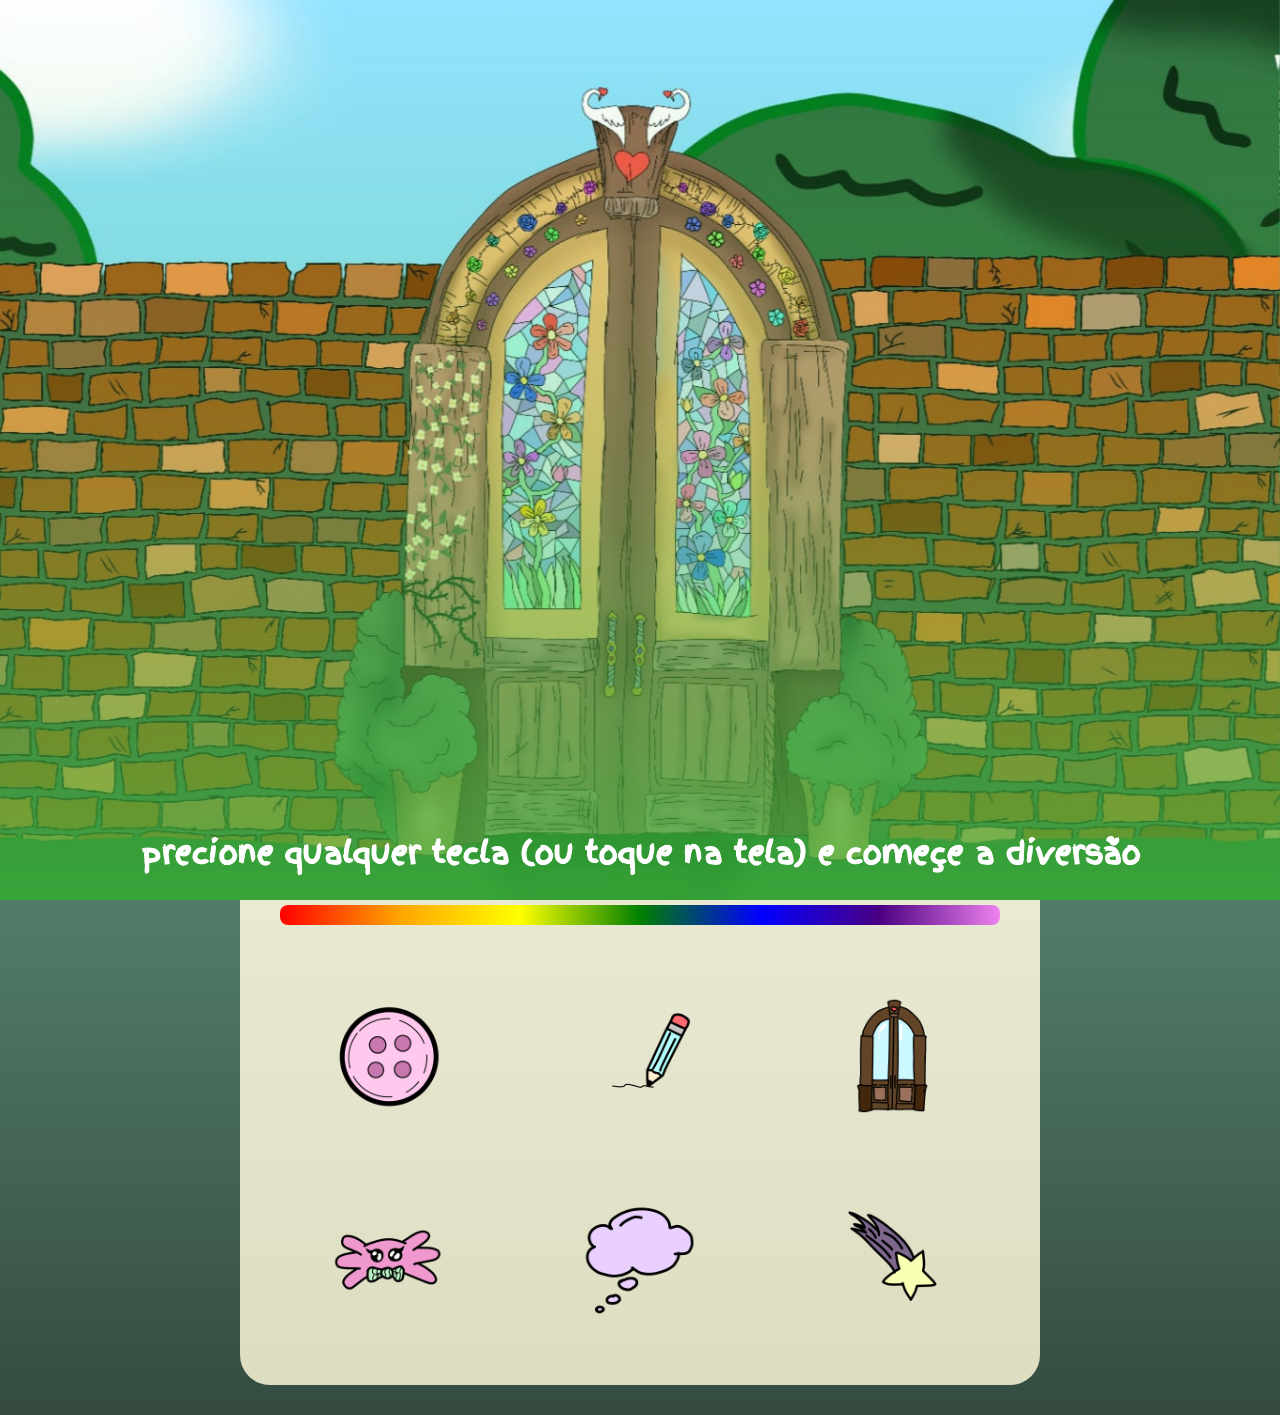
<file: front/index.html>
<!DOCTYPE html>
<html lang="pt-br">
<head>
  <meta charset="UTF-8">
  <title>Rua minha</title>
  <link rel="stylesheet" href="styles/style.css">
  <link rel="icon" href="./acervo/icones/Portão ícone .png">

</head>

<body>

  <div id="intro">

    <div id="filtro">

       <div id="instrucao">
        <h2>
          precione qualquer tecla (ou toque na tela) e começe a diversão

        </h2>
      </div>

    </div>

  </div>


  <div class="main">

    <div class="titulo">

      <img src="acervo/backgrounds/banner_personagens.png" draggable="false" alt="titulo">

    </div>

    <div class="usuario">

      <div class="conta_atual" onclick="paginaUsuario()">

        <div class="foto_perfil">

          <img src="./acervo/icones/quadrado-do-usuario.png">

        </div>
        <p id="nome">[ENTRAR]</p>

      </div>

    </div>

    <div class="break1"></div>

    <div class="info">

      <p id="historinha">
        Existe um lugar onde todos são muito felizes, um lugar onde você pode ser você mesmo sem medo, um lugar seguro.<br>
        Esse lugar é uma ruazinha mágica com moradores muito gentis, cheia de oportunidades e sorrisos.<br>
        Este portão lhe dará acesso a essa rua. Você gostaria de o atravessar?
      </p>

    </div>
    

    <div class="break1"></div>

    <div class="nav">

      <div class="buttons">

        <div class="container">

          <div id="entrar" onclick="cadastro()" onmouseenter="valbtn = 1; botaoIn()" onmouseleave="botaoOut()" class="botao">

            <img src="acervo/icones/Botão ícone .png" alt="">
            
            <p id="entrarTexto" class="textoBotao">Entrar</p>
            
          </div>

          <div id="novidades" onclick="" onmouseenter="valbtn = 4; botaoIn()" onmouseleave="botaoOut()" class="botao">

            <img src="acervo/icones/Manu.png" alt="">
            <p id="novidadesTexto" class="textoBotao">Novidades</p>
            
          </div>

        </div>

        <div class="container">

          <div id="tarefa" class="botao" onmouseenter="valbtn = 2; botaoIn()" onmouseleave="botaoOut()">

            <img src="acervo/icones/Lápis ícone .png" alt="">
            
            <p id="tarefaTexto" class="textoBotao">Tarefas</p>

          </div>

          <div id="comentario" onclick="comentario()" onmouseenter="valbtn = 5; botaoIn()" onmouseleave="botaoOut()" class="botao">

            <img src="acervo/icones/Balão ícone .png" alt="">
            <p id="comentariosTexto" class="textoBotao">Comentarios</p>
            
          </div>
          
        </div>   
        
        <div class="container">

          <div id="vizinhanca" class="botao" onclick="vizinha()"  onmouseenter="valbtn = 3; botaoIn()" onmouseleave="botaoOut()">

            <img src="acervo/icones/Portão ícone .png" alt="">
            
            <p id="ruaTexto" class="textoBotao">Ruazinha</p>

          </div>

          <div id="sobre" onclick="sobre()" onmouseenter="valbtn = 6; botaoIn()" onmouseleave="botaoOut()" class="botao">

            <img src="acervo/icones/Estrela ícone .png" alt="">
            <p id="sobreTexto" class="textoBotao">Sobre Nós</p>
            
          </div>

        </div> 

      </div>


    </div>

  </div>

 <div class="fundo_grid">

        <div class="linha" id="linha1">

             <div class="esteira">

                <img src="acervo/assets/lua.png" class="imagem-grid" alt="">
                <img src="acervo/assets/bolo.png" class="imagem-grid" alt="">
                <img src="acervo/assets/lupa.png" class="imagem-grid" alt="">
                <img src="acervo/assets/aquarela.png" class="imagem-grid" alt="">
                <img src="acervo/assets/Pirulito.png" class="imagem-grid" alt="">
                <img src="acervo/assets/Mapa.png" class="imagem-grid" alt="">
                <img src="acervo/assets/livro.png" class="imagem-grid" alt="">
                <img src="acervo/assets/doces.png" class="imagem-grid" alt="">
                <img src="acervo/assets/pinceis.png" class="imagem-grid" alt="">
                <img src="acervo/assets/binoculos.png" class="imagem-grid" alt="">
                <img src="acervo/assets/Giz.png" class="imagem-grid" alt="">
                <img src="acervo/assets/brilhos.png" class="imagem-grid" alt="">

                <img src="acervo/assets/pinceis.png" class="imagem-grid" alt="">
                <img src="acervo/assets/doces.png" class="imagem-grid" alt="">
                <img src="acervo/assets/livro.png" class="imagem-grid" alt="">
                <img src="acervo/assets/brilhos.png" class="imagem-grid" alt="">
                <img src="acervo/assets/lua.png" class="imagem-grid" alt="">
                <img src="acervo/assets/binoculos.png" class="imagem-grid" alt="">
                <img src="acervo/assets/Mapa.png" class="imagem-grid" alt="">
                <img src="acervo/assets/Pirulito.png" class="imagem-grid" alt="">
                <img src="acervo/assets/aquarela.png" class="imagem-grid" alt="">
                <img src="acervo/assets/Giz.png" class="imagem-grid" alt="">
                <img src="acervo/assets/bolo.png" class="imagem-grid" alt="">
                <img src="acervo/assets/lupa.png" class="imagem-grid" alt="">

            </div>

            
        </div>

        <div class="linha" id="linha2">

            
            <div class="esteira">

                <img src="acervo/assets/pinceis.png" class="imagem-grid" alt="">
                <img src="acervo/assets/doces.png" class="imagem-grid" alt="">
                <img src="acervo/assets/livro.png" class="imagem-grid" alt="">
                <img src="acervo/assets/brilhos.png" class="imagem-grid" alt="">
                <img src="acervo/assets/lua.png" class="imagem-grid" alt="">
                <img src="acervo/assets/binoculos.png" class="imagem-grid" alt="">
                <img src="acervo/assets/Mapa.png" class="imagem-grid" alt="">
                <img src="acervo/assets/Pirulito.png" class="imagem-grid" alt="">
                <img src="acervo/assets/aquarela.png" class="imagem-grid" alt="">
                <img src="acervo/assets/Giz.png" class="imagem-grid" alt="">
                <img src="acervo/assets/bolo.png" class="imagem-grid" alt="">
                <img src="acervo/assets/lupa.png" class="imagem-grid" alt="">

                <img src="acervo/assets/Giz.png" class="imagem-grid" alt="">
                <img src="acervo/assets/Mapa.png" class="imagem-grid" alt="">
                <img src="acervo/assets/aquarela.png" class="imagem-grid" alt="">
                <img src="acervo/assets/livro.png" class="imagem-grid" alt="">
                <img src="acervo/assets/lupa.png" class="imagem-grid" alt="">
                <img src="acervo/assets/pinceis.png" class="imagem-grid" alt="">
                <img src="acervo/assets/doces.png" class="imagem-grid" alt="">
                <img src="acervo/assets/Pirulito.png" class="imagem-grid" alt="">
                <img src="acervo/assets/brilhos.png" class="imagem-grid" alt="">
                <img src="acervo/assets/bolo.png" class="imagem-grid" alt="">
                <img src="acervo/assets/binoculos.png" class="imagem-grid" alt="">
                <img src="acervo/assets/lua.png" class="imagem-grid" alt="">


            </div>

        </div>

        <div class="linha" id="linha3">

            
            <div class="esteira">

                <img src="acervo/assets/Giz.png" class="imagem-grid" alt="">
                <img src="acervo/assets/Mapa.png" class="imagem-grid" alt="">
                <img src="acervo/assets/aquarela.png" class="imagem-grid" alt="">
                <img src="acervo/assets/livro.png" class="imagem-grid" alt="">
                <img src="acervo/assets/lupa.png" class="imagem-grid" alt="">
                <img src="acervo/assets/pinceis.png" class="imagem-grid" alt="">
                <img src="acervo/assets/doces.png" class="imagem-grid" alt="">
                <img src="acervo/assets/Pirulito.png" class="imagem-grid" alt="">
                <img src="acervo/assets/brilhos.png" class="imagem-grid" alt="">
                <img src="acervo/assets/bolo.png" class="imagem-grid" alt="">
                <img src="acervo/assets/binoculos.png" class="imagem-grid" alt="">
                <img src="acervo/assets/lua.png" class="imagem-grid" alt="">

                <img src="acervo/assets/livro.png" class="imagem-grid" alt="">
                <img src="acervo/assets/bolo.png" class="imagem-grid" alt="">
                <img src="acervo/assets/lupa.png" class="imagem-grid" alt="">
                <img src="acervo/assets/aquarela.png" class="imagem-grid" alt="">
                <img src="acervo/assets/Pirulito.png" class="imagem-grid" alt="">
                <img src="acervo/assets/Mapa.png" class="imagem-grid" alt="">
                <img src="acervo/assets/lua.png" class="imagem-grid" alt="">
                <img src="acervo/assets/doces.png" class="imagem-grid" alt="">
                <img src="acervo/assets/pinceis.png" class="imagem-grid" alt="">
                <img src="acervo/assets/binoculos.png" class="imagem-grid" alt="">
                <img src="acervo/assets/Giz.png" class="imagem-grid" alt="">
                <img src="acervo/assets/brilhos.png" class="imagem-grid" alt="">

            </div>

        </div>



    </div>


  <script src="scripts/script.js"></script>

</body>
</html>
</file>
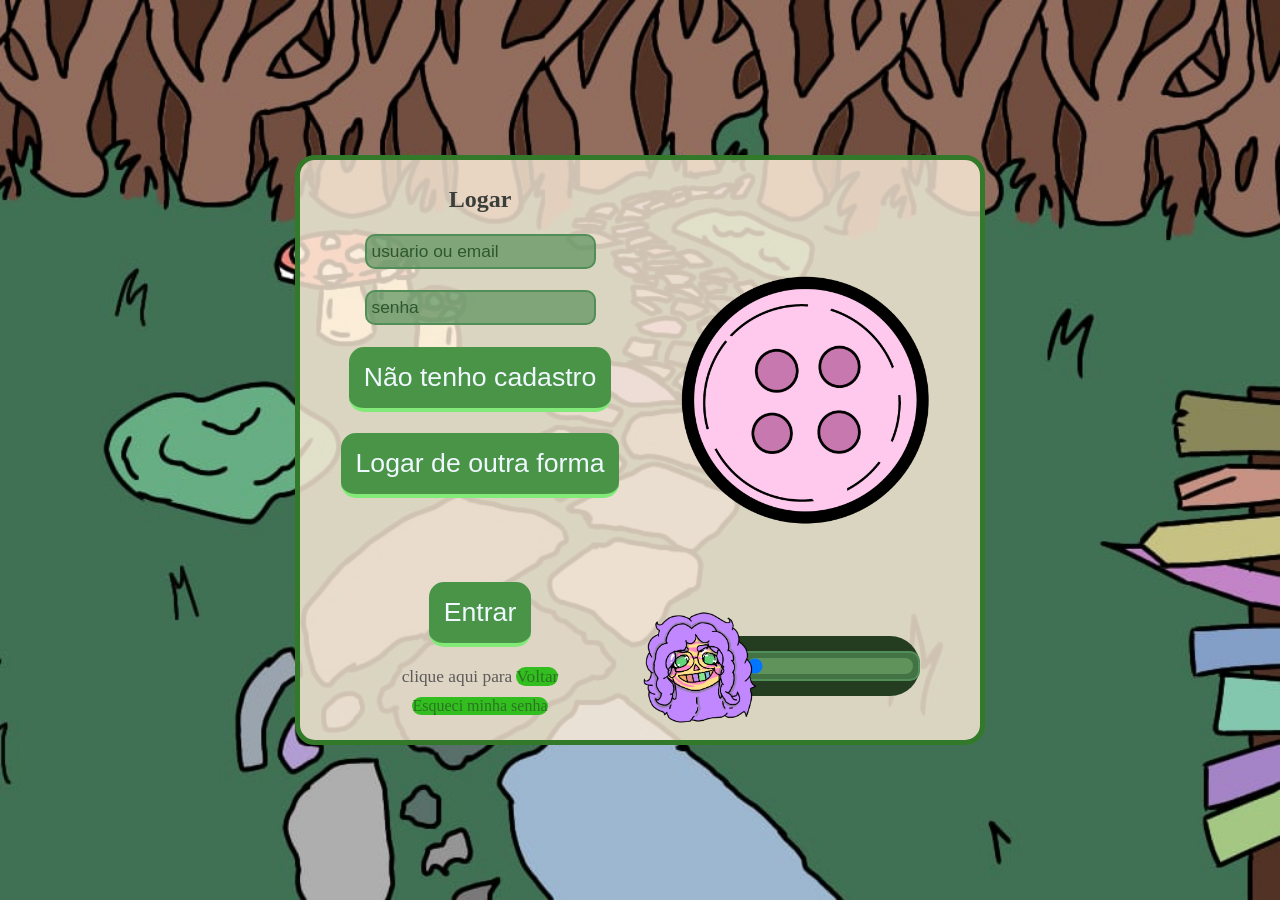
<file: front/pages/cadastro.html>
<!DOCTYPE html>
<html lang="pt-br">
<head>
  <meta charset="UTF-8">
  <title>Rua minha</title>
  <link rel="stylesheet" href="../styles/cadastro.css">
  <link rel="icon" href="../acervo/icones/Botão ícone .png">
</head>
<body>

  <div class="container" id="cadastro">

    <div class="left">

      <div  class="topLeft"">

        <h2>Cadastrar</h2>

        <p> <span class = "hl">Informações do responsavel</span></p>

        <input type="text" id="novoUsuario" placeholder="Usuário">
        <input type="password" id="novaSenha" placeholder="Senha">
        <input type="email" id="novoEmail" placeholder="Email">
        <input type="text" id="novoCpf" placeholder="CPF">
        <input type="text" id="novaSenhaAdm" placeholder="Senha de atividades">

        <div id="select-check">

          <div class="linha">

            <label name="Pronome" for="pronome">Pronome</label>
            <select id="novoPronome">
            
              <option disabled selected >------</option>
              <option value="ele">Ele</option>
              <option value="ela">Ela</option>
              <option value="nenhum">Nenhum</option>

            </select>

          </div>
      
          <div class="linha">

            <label for="acessibildade">Acessibildade</label>
            <input type="checkbox" id="novaAcessibilidade"> 

          </div>  

        </div>    
      
      </div>

  

      <div class="bottomLeft">

      <br><button onclick="cadastrar()">Cadastrar</button>

      <p> clique aqui para <a onclick="voltarLogin()">Voltar</a> ao login</p>

      </div>
      
    </div>

    <div class="right">

      <div class="topRight">

        <p> <span class = "hl">Informações da  criança </span> </p>

        <input type="text" id="novaCrianca" placeholder="Criança">
        <input type="number" id="novaIdade" placeholder="Idade">
        <input type="text" id="novoEstado" placeholder="Estado">
        <input type="text" id="novaCor" placeholder="Cor favorita">
        <input type="text" id="novaComida" placeholder="Comida favorita">
        <input type="text" id="novoGeneroLit" placeholder="Genero literario favorito">


      </div>

      <div class="bottomRight">

        <div class="playBtn">
              
            <img src="../acervo/personagens/milo/Milo fala 1.png" width="100%" height="100%" id="imagemPlayBtn" alt="">
            
          </div>
            
          <div class="player">
            
            <input type="range" id="barrinha" value="0">
            
          </div>
    
          <audio id="audio" src="../audios/Milo-cadastro.mp3"></audio>

      </div>

    </div>
   
  </div>

  <div class="container" id="login">

    <div class="left">

      <div class="topLeft">

        <h2>Logar</h2>

        <input type="text" id="logarUsuario" placeholder="usuario ou email">
        <input type="password" id="logarSenha" placeholder="senha">
        <button onclick="semLogin()">Não tenho cadastro</button> 
        <button> Logar de outra forma</button>

      </div>

      <div class="bottomLeft">

        <button onclick="logar()">Entrar</button>
        <p> clique aqui para <a href="../index.html">Voltar</a></p>
        <a href="">Esqueci minha senha</a>

      </div>


    </div>

    <div class="right">

      <div class="topRight">

        <img src="../acervo/icones/Botão ícone .png" alt="" width="300px" height="300px">

      </div>

      <div class="bottomRight">

        <div class="playBtn" onclick="audioPlay()">

          <img src="../acervo/personagens/milo/Milo fala 1.png" id="imagemPlayBtn" alt="" width="100%" height="100%">

        </div>
        

        <div class="player">

          <input type="range" id="barrinha" value="0">

        </div>

        <audio src="../audios/Milo-login.mp3" id="audio"></audio>

      </div>


      </div>

    </div>

  </div>

  <script src="../scripts/cadastro.js"></script>
  <script src="../scripts/database_cadastro.js"></script>

</body>
</html>
</file>
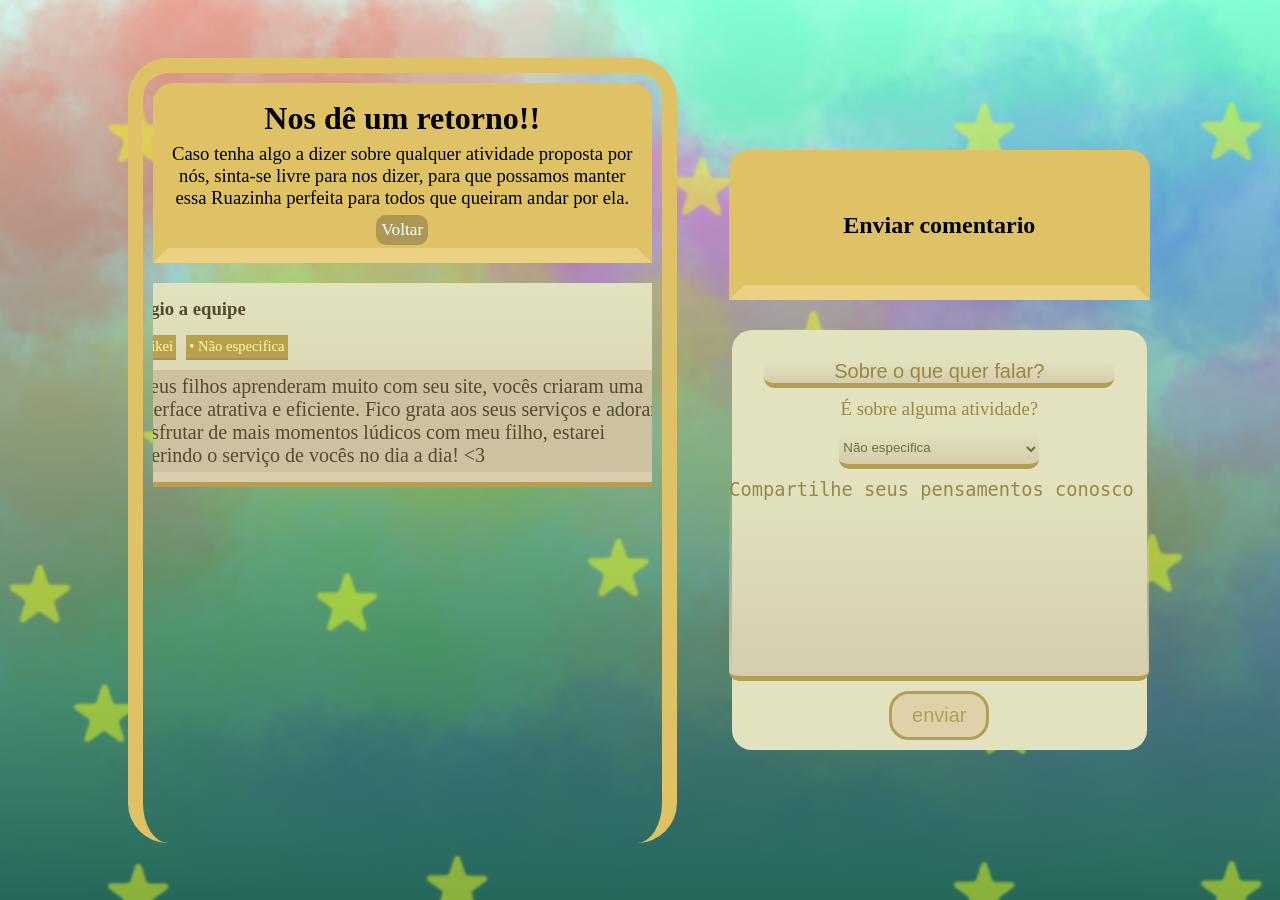
<file: front/pages/comentarios.html>
<!DOCTYPE html>
<html lang="pt-br">
<head>
    <meta charset="UTF-8">
    <meta name="viewport" content="width=device-width, initial-scale=1.0">
    <title>Rua minha</title>
    <link rel="stylesheet" href="../styles/comentarios.css">
    <link rel="icon" href="../acervo/icones/Balão ícone .png">
</head>
<body>
    
    <div class="main">

        <div class="container">

            <div class="titulo">

                <h1>Nos dê um retorno!!</h1>

                <p>
                    Caso tenha algo a dizer sobre qualquer atividade proposta por nós,
                    sinta-se livre para nos dizer, para que possamos manter essa Ruazinha
                    perfeita para todos que queiram andar por ela.
                </p>

                <a href="../index.html">Voltar</a>

            </div>

      

            <div id="lista">


            </div>

        </div>

        <div class="campo_comentario">

            <div class="titulo">

                <h2>Enviar comentario</h2>

            </div>

            <div class="inputs">

                <input type="text" id="tituloCm" name="tituloCm" placeholder="Sobre o que quer falar?">

                <label for="atividade">É sobre alguma atividade?</label>
                
                <select name="atividade" id="atividade">

                    <option value="Não especifica" selected >Não especifica</option>    

                </select>

                <textarea name="descricao" id="descricao" placeholder="Compartilhe seus pensamentos conosco"></textarea>

                <button onclick="enviarComentario()">enviar</button>

            </div>

            
        </div>

    </div>

    <div class="fundo">

                <div class="esteira"></div>
                <div class="esteira"></div>
                <div class="esteira"></div>
      
    </div>

    <script src="../scripts/comentario.js"></script>

</body>
</html>
</file>
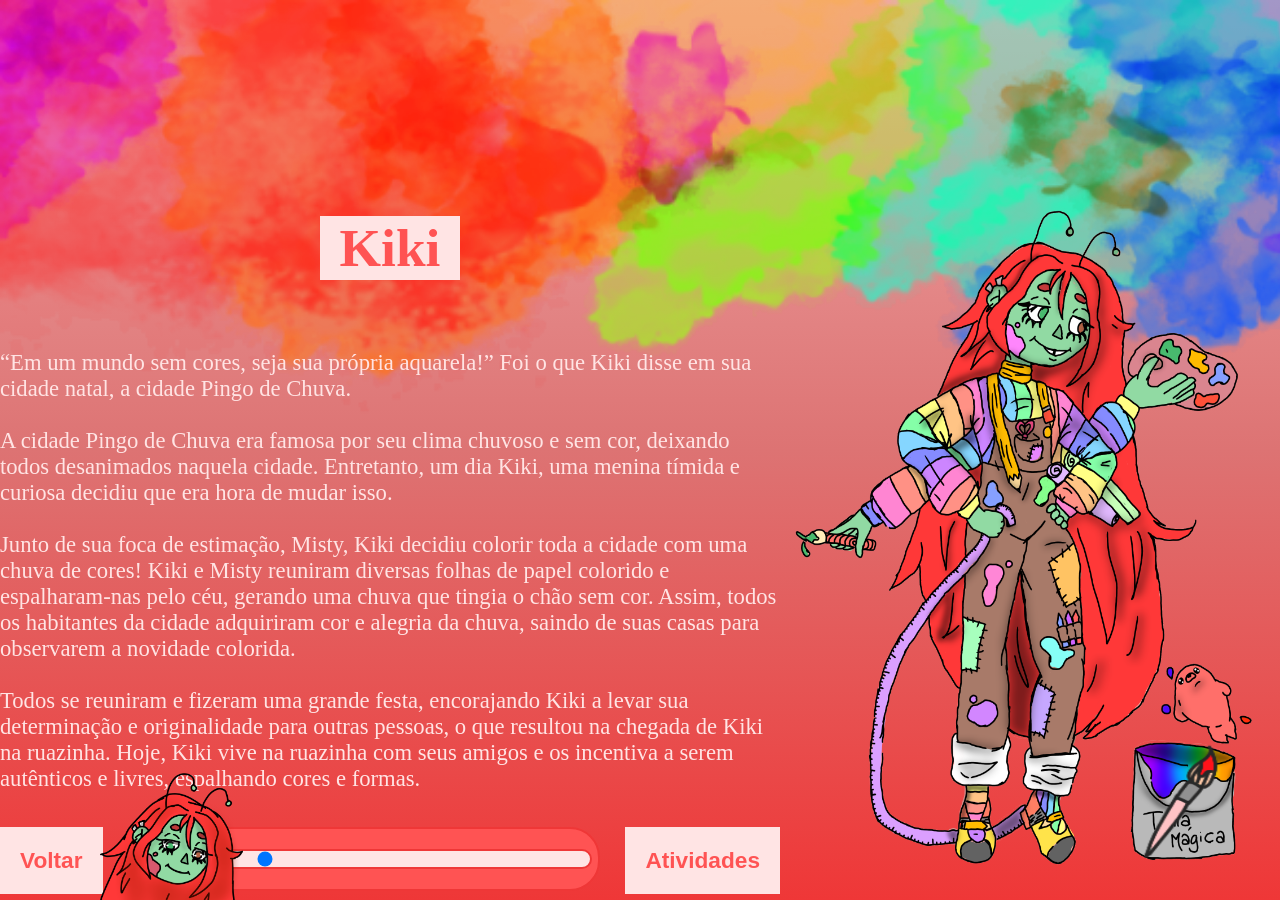
<file: front/pages/kiki.html>
<!DOCTYPE html>
<html lang="pt-br">
<head>
    <meta charset="UTF-8">
    <meta name="viewport" content="width=device-width, initial-scale=1.0">
    <title>Rua minha</title>
    <link rel="stylesheet" href="../styles/personagem_kiki.css">
    <link rel="icon" href="../acervo/icones/Pincel ícone .png">
</head>
<body>

    <div class="personagems" id="personagems">

        <div class="header">



        </div>

        <div class="main">

            <div class="texto">

                <h1 id="nome">Kiki</h1>

                <div class="break"></div>

                <p>
                    “Em um mundo sem cores, seja sua própria aquarela!” Foi o 
                    que Kiki disse em sua cidade natal, a cidade Pingo de Chuva. <br><br>

                    A cidade Pingo de Chuva era famosa por seu clima chuvoso e sem 
                    cor, deixando todos desanimados naquela cidade. Entretanto, 
                    um dia Kiki, uma menina tímida e curiosa decidiu que era 
                    hora de mudar isso. <br><br>
                    
                    Junto de sua foca de estimação, Misty, 
                    Kiki decidiu colorir toda a cidade com uma chuva de cores! 
                    Kiki e Misty reuniram diversas folhas de papel colorido e 
                    espalharam-nas pelo céu, gerando uma chuva que tingia o chão 
                    sem cor. Assim, todos os habitantes da cidade adquiriram cor 
                    e alegria da chuva, saindo de suas casas para observarem a 
                    novidade colorida. <br><br> 
                    
                    Todos se reuniram e fizeram uma grande 
                    festa, encorajando Kiki a levar sua determinação e 
                    originalidade para outras pessoas, o que resultou na chegada 
                    de Kiki na ruazinha. Hoje, Kiki vive na ruazinha com seus 
                    amigos e os incentiva a serem autênticos e livres, espalhando 
                    cores e formas. 

                </p>

                <div class="botoes">

                    <button onclick="voltarVizinha()">Voltar</button>

            
                    <div class="player">
            
                          <audio class="audioPlayer" src="../audios/história-da-Kiki-.mp3"></audio>

                        <div class="playBtn">
              
                            <img src="../acervo/personagens/kiki/Kiki fala 1.png" width="130%" height="170%" class="imagemPlayBtn" alt="">
            
                        </div>

                        <input type="range" class="barrinha" value="0">
            
                    </div>

                    <button onclick="mudarAtividade()">Atividades</button>

                </div>

            </div>

            <div class="personagem">

                <img src="../acervo/personagens/kiki/Kiki.png" alt="" width="500px" height="800px">

            </div>

        </div>

        <div class="icone_canto">

            <img src="../acervo/icones/Pincel ícone .png" width="150px" height="150px" alt="">

        </div>

    </div>
    
    <div class="atividade" id="atividade">

        <div class="header">



        </div>

        <div class="main">

            <div id="lista">

                <div class="titulo">
                
                    <h1>Atividades</h1>
                    
                    <button onclick="mudarPersonagems()">Voltar</button>

                </div>

            </div>

            <div class="personagem">

                <img src="../acervo/personagens/kiki/Kiki.png" alt="" width="500px" height="800px">

            </div>

        <div class="icone_canto">

            <img src="../acervo/icones/Pincel ícone .png" width="150px" height="150px" alt="">

        </div>

        </div>

    </div>

    <div id="atividade_grande" class="atividade_grande">

        <div class="header">

        </div>

        
            <div class="main">


                <div class="conteudo" id="conteudo">


                    <div class="titulo">

                        <h1 id="tituloAtvGrande">[Titulo]</h1>

                    </div>

                    <div class="texto">


                    </div>

                    <div class="botoes">

                        <button onclick="mudarAtividade()">Voltar</button>
                        
                        <div class="player">
            
                        <audio id="audioAtvGrande" class="audioPlayer" src=""></audio>

                        <div class="playBtn">
              
                            <img src="../acervo/personagens/kiki/Kiki fala 1.png" width="130%" height="150%" class="imagemPlayBtn" alt="">
            
                        </div>

                        <input type="range" class="barrinha" value="0">
            
                        </div>

                        <button class="concluir" onclick="mudarConfirmarAtividade()" >Concluir</button>

                        </div>
                
                </div>

                <div id="confirmar_atividade">

                    <div class="titulo">

                        <h3>Concluir atividade?</h3>

                    </div>

                    <p>
                        Caso a atividade já tenha sido concluida na vida real, 
                        aperte em <strong>confirmar</strong> e digite sua <strong>Senha de atividades</strong>
                        para concluir a atvididade
                    </p>

                    <input type="text" placeholder="Senha de atividades" id="senha_conf" >

                    <div class="botoes">

                        <button class="cancelar_conf" onclick="cancelarConfirmarAtividade()">cancelar</button>

                        <button class="confirmar_btn" id="confirmar_btn" onclick="confirmarAtividade()">Confirmar</button>

                    </div>

                </div>

            </div>


    </div>    

    <script src="../scripts/personagem_kiki.js"></script>

</body>
</html>
</file>
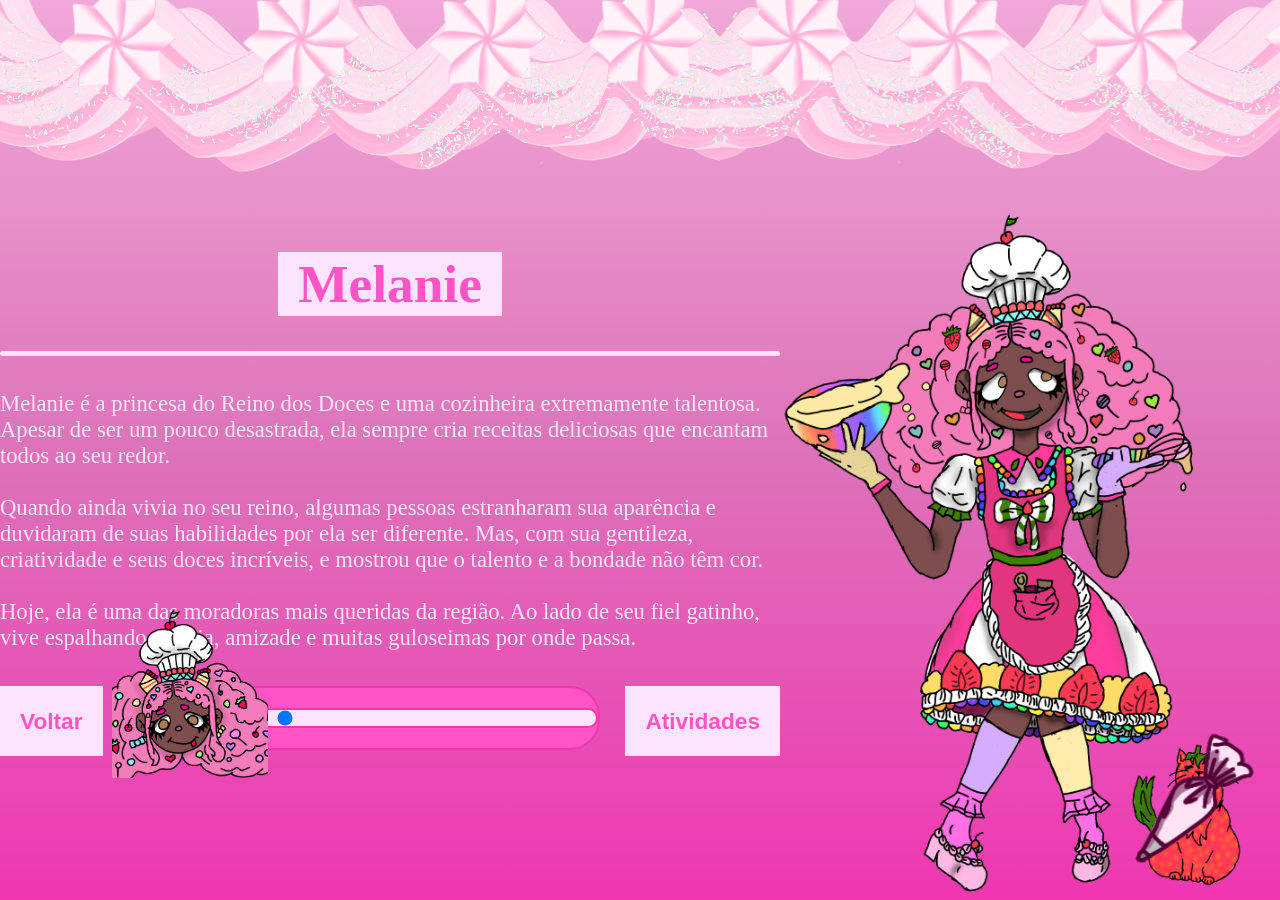
<file: front/pages/mel.html>
<!DOCTYPE html>
<html lang="pt-br">
<head>
    <meta charset="UTF-8">
    <meta name="viewport" content="width=device-width, initial-scale=1.0">
    <title>Rua minha</title>
    <link rel="stylesheet" href="../styles/personagem_mel.css">
    <link rel="icon" href="../acervo/icones/Bico de confeiteiro ícone .png">
</head>
<body>

    <div class="personagems" id="personagems">

        <div class="header">



        </div>

        <div class="main">

            <div class="texto">

                <h1 id="nome">Melanie</h1>

                <div class="break"></div>

                <p>
                    Melanie é a princesa do Reino dos Doces e uma cozinheira extremamente talentosa. 
                    Apesar de ser um pouco desastrada, ela sempre cria receitas deliciosas que encantam 
                    todos ao seu redor. <br><br>

                    Quando ainda vivia no seu reino, algumas pessoas estranharam sua aparência e duvidaram 
                    de suas habilidades por ela ser diferente. Mas, com sua gentileza, criatividade e seus 
                    doces incríveis, e mostrou que o talento e a bondade não têm cor. <br><br>

                    Hoje, ela é uma das moradoras mais queridas da região. Ao lado de seu fiel gatinho, 
                    vive espalhando alegria, amizade e muitas guloseimas por onde passa.
                </p>

                <div class="botoes">

                    <button onclick="voltarVizinha()">Voltar</button>

                    <div class="player">
            
                    <audio class="audioPlayer" src="../audios/História-da-Mel-_1_.mp3"></audio>

                        <div class="playBtn">
              
                            <img src="../acervo/personagens/melaine/Mel fala 1.png" width="130%" height="150%" class="imagemPlayBtn" alt="">
            
                        </div>

                        <input type="range" class="barrinha" value="0">
            
                    </div>

                    <button onclick="mudarAtividade()">Atividades</button>

                </div>

            </div>

            <div class="personagem">

                <img src="../acervo/personagens/melaine/Mel.png" alt="" width="500px" height="800px">

            </div>

        </div>

        <div class="icone_canto">

            <img src="../acervo/icones/Bico de confeiteiro ícone .png" width="150px" height="150px" alt="">

        </div>

    </div>
    
    <div class="atividade" id="atividade">

        <div class="header">



        </div>

        <div class="main">

            <div id="lista">

                <div class="titulo">
                
                    <h1>Atividades</h1>
                    
                    <button onclick="mudarPersonagems()">Voltar</button>

                </div>

            </div>

            <div class="personagem">

                <img src="../acervo/personagens/melaine/Mel.png" alt="" width="500px" height="800px">

            </div>

        <div class="icone_canto">

            <img src="../acervo/icones/Bico de confeiteiro ícone .png" width="150px" height="150px" alt="">

        </div>

        </div>

    </div>

    <div id="atividade_grande" class="atividade_grande">

        <div class="header">

        </div>

        
            <div class="main">


                <div class="conteudo" id="conteudo">


                    <div class="titulo">

                        <h1 id="tituloAtvGrande">[Titulo]</h1>

                    </div>

                    <div class="texto">


                    </div>

                    <div class="botoes">

                        <button onclick="mudarAtividade()">Voltar</button>
                        
                        <div class="player">
            
                        <audio id="audioAtvGrande" class="audioPlayer" src=""></audio>

                        <div class="playBtn">
              
                            <img src="../acervo/personagens/melaine/Mel fala 1.png" width="130%" height="150%" class="imagemPlayBtn" alt="">
            
                        </div>

                        <input type="range" class="barrinha" value="0">
            
                        </div>

                        <button class="concluir" onclick="mudarConfirmarAtividade()" >Concluir</button>

                        </div>
                
                </div>

                <div id="confirmar_atividade">

                    <div class="titulo">

                        <h3>Concluir atividade?</h3>

                    </div>

                    <p>
                        Caso a atividade já tenha sido concluida na vida real, 
                        aperte em <strong>confirmar</strong> e digite sua <strong>Senha de atividades</strong>
                        para concluir a atvididade
                    </p>

                    <input type="text" placeholder="Senha de atividades" id="senha_conf" >

                    <div class="botoes">

                        <button class="cancelar_conf" onclick="cancelarConfirmarAtividade()">cancelar</button>

                        <button class="confirmar_btn" id="confirmar_btn" onclick="confirmarAtividade()">Confirmar</button>

                    </div>

                </div>

            </div>


    </div>    

    <script src="../scripts/personagem_mel.js"></script>

</body>
</html>
</file>
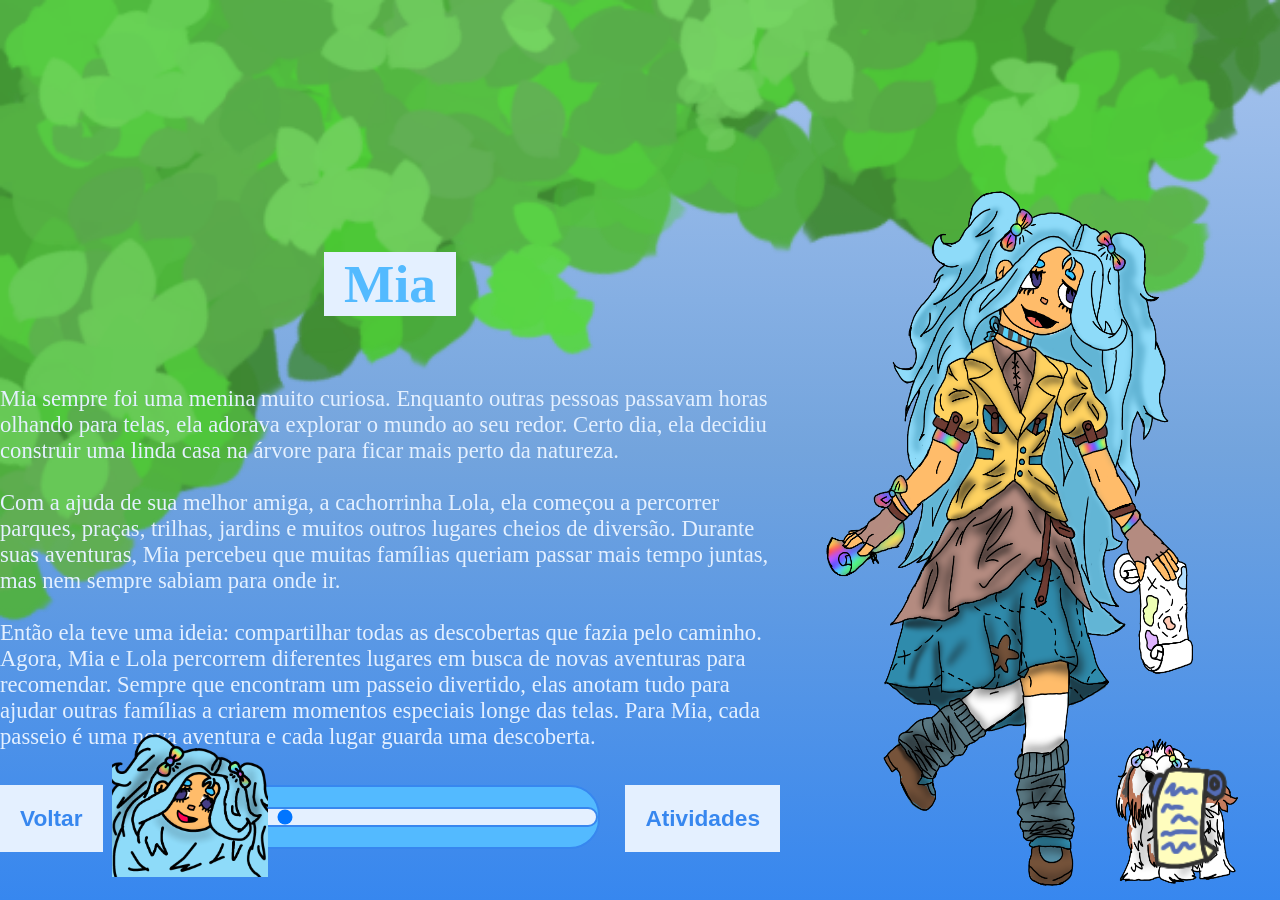
<file: front/pages/mia.html>
<!DOCTYPE html>
<html lang="pt-br">
<head>
    <meta charset="UTF-8">
    <meta name="viewport" content="width=device-width, initial-scale=1.0">
    <title>Rua minha</title>
    <link rel="stylesheet" href="../styles/personagem_mia.css">
    <link rel="icon" href="../acervo/icones/Mapa ícone .png">
</head>
<body>

    <div class="personagems" id="personagems">

        <div class="header">



        </div>

        <div class="main">

            <div class="texto">

                <h1 id="nome">Mia</h1>

                <div class="break"></div>

                <p>
                    Mia sempre foi uma menina muito curiosa. Enquanto outras pessoas passavam horas olhando 
                    para telas, ela adorava explorar o mundo ao seu redor. Certo dia, ela decidiu construir 
                    uma linda casa na árvore para ficar mais perto da natureza. <br><br>
                    
                    Com a ajuda de sua melhor amiga, a cachorrinha Lola, ela começou a percorrer parques, praças, 
                    trilhas, jardins e muitos outros lugares cheios de diversão. Durante suas aventuras, Mia percebeu 
                    que muitas famílias queriam passar mais tempo juntas, mas nem sempre sabiam para onde ir. <br><br>

                    Então ela teve uma ideia: compartilhar todas as descobertas que fazia pelo caminho.
                    Agora, Mia e Lola percorrem diferentes lugares em busca de novas aventuras para recomendar. 
                    Sempre que encontram um passeio divertido, elas anotam tudo para ajudar outras famílias a 
                    criarem momentos especiais longe das telas. Para Mia, cada passeio é uma nova aventura e 
                    cada lugar guarda uma descoberta.

                </p>

                <div class="botoes">

                    <button onclick="voltarVizinha()">Voltar</button>

                    <div class="player">
            
                    <audio class="audioPlayer" src="../audios/História-da-Mia.mp3"></audio>

                        <div class="playBtn">
              
                            <img src="../acervo/personagens/mia/Mia fala 1.png" width="130%" height="150%" class="imagemPlayBtn" alt="">
            
                        </div>

                        <input type="range" class="barrinha" value="0">
            
                    </div>

                    <button onclick="mudarAtividade()">Atividades</button>

                </div>

            </div>

            <div class="personagem">

                <img src="../acervo/personagens/mia/Mia.png" alt="" width="500px" height="800px">

            </div>

        </div>

        <div class="icone_canto">

            <img src="../acervo/icones/Mapa ícone .png" width="150px" height="150px" alt="">

        </div>

    </div>
    
    <div class="atividade" id="atividade">

        <div class="header">



        </div>

        <div class="main">

            <div id="lista">

                <div class="titulo">
                
                    <h1>Atividades</h1>
                    
                    <button onclick="mudarPersonagems()">Voltar</button>

                </div>

            </div>

            <div class="personagem">

                <img src="../acervo/personagens/mia/Mia.png" alt="" width="500px" height="800px">

            </div>

        <div class="icone_canto">

            <img src="../acervo/icones/Mapa ícone .png" width="150px" height="150px" alt="">

        </div>


        </div>

    </div>

    <div id="atividade_grande" class="atividade_grande">

        <div class="header">

        </div>

        
            <div class="main">


                <div class="conteudo" id="conteudo">


                    <div class="titulo">

                        <h1 id="tituloAtvGrande">[Titulo]</h1>

                    </div>

                    <div class="texto">


                    </div>

                    <div class="botoes">

                        <button onclick="mudarAtividade()">Voltar</button>
                        
                        <div class="player">
            
                        <audio id="audioAtvGrande" class="audioPlayer" src=""></audio>

                        <div class="playBtn">
              
                            <img src="../acervo/personagens/mia/Mia fala 1.png" width="130%" height="150%" class="imagemPlayBtn" alt="">
            
                        </div>

                        <input type="range" class="barrinha" value="0">
            
                        </div>

                        <button class="concluir" onclick="mudarConfirmarAtividade()" >Concluir</button>

                        </div>
                
                </div>

                <div id="confirmar_atividade">

                    <div class="titulo">

                        <h3>Concluir atividade?</h3>

                    </div>

                    <p>
                        Caso a atividade já tenha sido concluida na vida real, 
                        aperte em <strong>confirmar</strong> e digite sua <strong>Senha de atividades</strong>
                        para concluir a atvididade
                    </p>

                    <input type="text" placeholder="Senha de atividades" id="senha_conf" >

                    <div class="botoes">

                        <button class="cancelar_conf" onclick="cancelarConfirmarAtividade()">cancelar</button>

                        <button class="confirmar_btn" id="confirmar_btn" onclick="confirmarAtividade()">Confirmar</button>

                    </div>

                </div>

            </div>


    </div>

    <script src="../scripts/personagem_mia.js"></script>

</body>
</html>
</file>
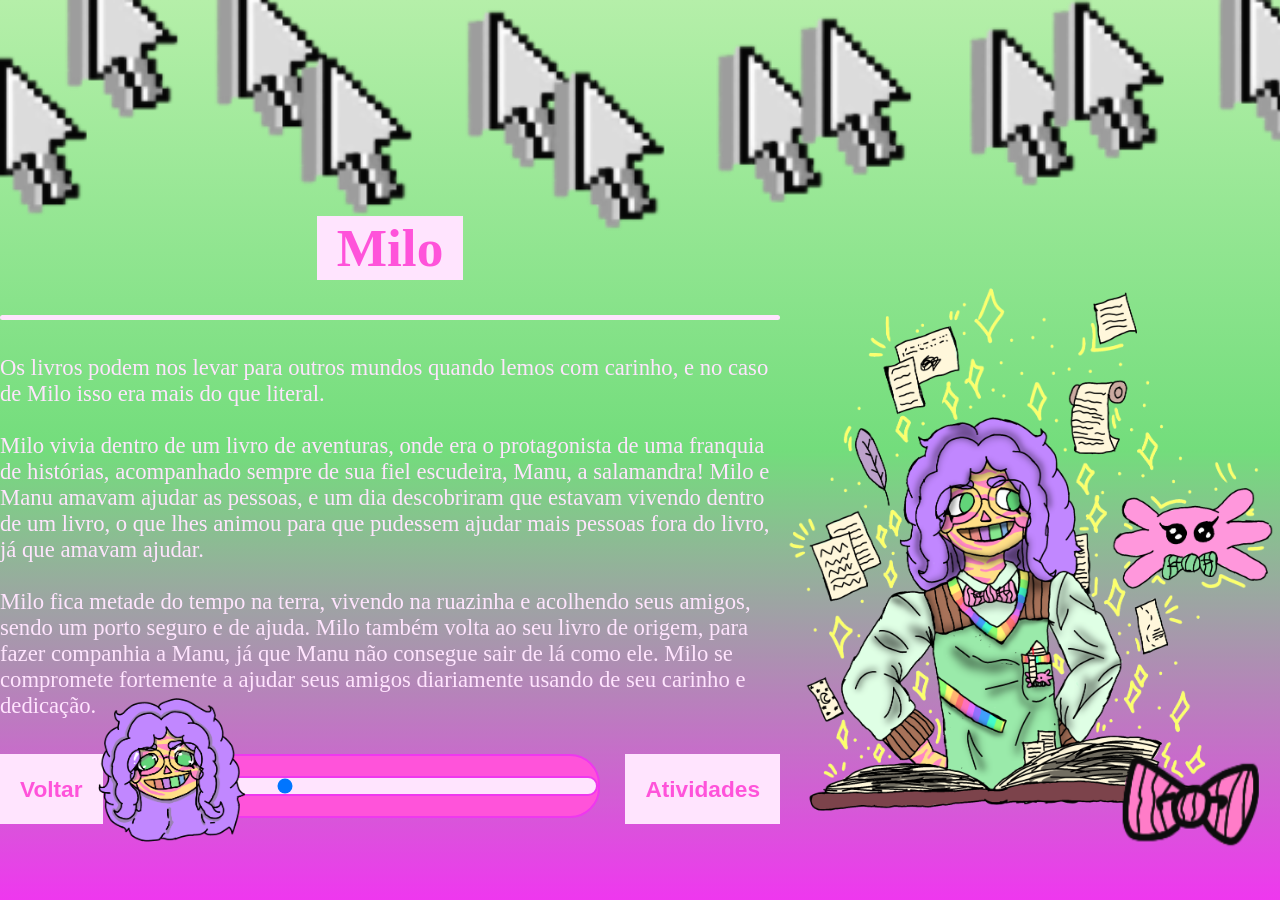
<file: front/pages/milo.html>
<!DOCTYPE html>
<html lang="pt-br">
<head>
    <meta charset="UTF-8">
    <meta name="viewport" content="width=device-width, initial-scale=1.0">
    <title>Rua minha</title>
    <link rel="stylesheet" href="../styles/personagem_milo.css">
    <link rel="icon" href="../acervo/icones/Gravata ícone .png">
</head>
<body>

    <div class="personagems" id="personagems">

        <div class="header">



        </div>

        <div class="main">

            <div class="texto">

                <h1 id="nome">Milo</h1>

                <div class="break"></div>

                <p>
                    Os livros podem nos levar para outros mundos quando lemos com carinho, e 
                    no caso de Milo isso era mais do que literal. <br><br> 

                    Milo vivia dentro de um livro de aventuras, onde era o protagonista de uma franquia de histórias, acompanhado 
                    sempre de sua fiel escudeira, Manu, a salamandra! Milo e Manu amavam ajudar as 
                    pessoas, e um dia descobriram que estavam vivendo dentro de um livro, o que 
                    lhes animou para que pudessem ajudar mais pessoas fora do livro, já que amavam 
                    ajudar. <br><br>  
                    
                    Milo fica metade do tempo na terra, vivendo na ruazinha e acolhendo seus 
                    amigos, sendo um porto seguro e de ajuda. Milo também volta ao seu livro de origem, 
                    para fazer companhia a Manu, já que Manu não consegue sair de lá como ele. Milo se 
                    compromete fortemente a ajudar seus amigos diariamente usando de seu carinho e 
                    dedicação.


                </p>

                <div class="botoes">

                    <button onclick="voltarVizinha()">Voltar</button>

                    <div class="player">
            
                    <audio class="audioPlayer" src="../audios/Milo-história-.mp3"></audio>

                        <div class="playBtn">
              
                            <img src="../acervo/personagens/milo/Milo fala 1.png" width="130%" height="150%" class="imagemPlayBtn" alt="">
            
                        </div>

                        <input type="range" class="barrinha" value="0">
            
                    </div>

                    <button onclick="mudarAtividade()">Atividades</button>

                </div>

            </div>

            <div class="personagem">

                <img src="../acervo/personagens/milo/Milo.png" alt="" width="500px" height="800px">

            </div>

        </div>

        <div class="icone_canto">

            <img src="../acervo/icones/Gravata ícone .png" width="150px" height="150px" alt="">

        </div>

    </div>
    
    <div class="atividade" id="atividade">

        <div class="header">



        </div>

        <div class="main">

            <div id="lista">

                <div class="titulo">
                
                    <h1>Atividades</h1>
                    
                    <button onclick="mudarPersonagems()">Voltar</button>

                </div>

            </div>

            <div class="personagem">

                <img src="../acervo/personagens/milo/Milo.png" alt="" width="500px" height="800px">

            </div>

        <div class="icone_canto">

            <img src="../acervo/icones/Gravata ícone .png" width="150px" height="150px" alt="">

        </div>


        </div>

    </div>

    <div id="atividade_grande" class="atividade_grande">

        <div class="header">

        </div>

        
            <div class="main">


                <div class="conteudo" id="conteudo">


                    <div class="titulo">

                        <h1 id="tituloAtvGrande">[Titulo]</h1>

                    </div>

                    <div class="texto">


                    </div>

                    <div class="botoes">

                        <button onclick="mudarAtividade()">Voltar</button>
                        
                        <div class="player">
            
                        <audio id="audioAtvGrande" class="audioPlayer" src=""></audio>

                        <div class="playBtn">
              
                            <img src="../acervo/personagens/milo/Milo fala 1.png" width="130%" height="150%" class="imagemPlayBtn" alt="">
            
                        </div>

                        <input type="range" class="barrinha" value="0">
            
                        </div>

                        <button class="concluir" onclick="mudarConfirmarAtividade()" >Concluir</button>

                        </div>
                
                </div>

                <div id="confirmar_atividade">

                    <div class="titulo">

                        <h3>Concluir atividade?</h3>

                    </div>

                    <p>
                        Caso a atividade já tenha sido concluida na vida real, 
                        aperte em <strong>confirmar</strong> e digite sua <strong>Senha de atividades</strong>
                        para concluir a atvididade
                    </p>

                    <input type="text" placeholder="Senha de atividades" id="senha_conf" >

                    <div class="botoes">

                        <button class="cancelar_conf" onclick="cancelarConfirmarAtividade()">cancelar</button>

                        <button class="confirmar_btn" id="confirmar_btn" onclick="confirmarAtividade()">Confirmar</button>

                    </div>

                </div>

            </div>


    </div>

    <script src="../scripts/personagem_milo.js"></script>

</body>
</html>
</file>
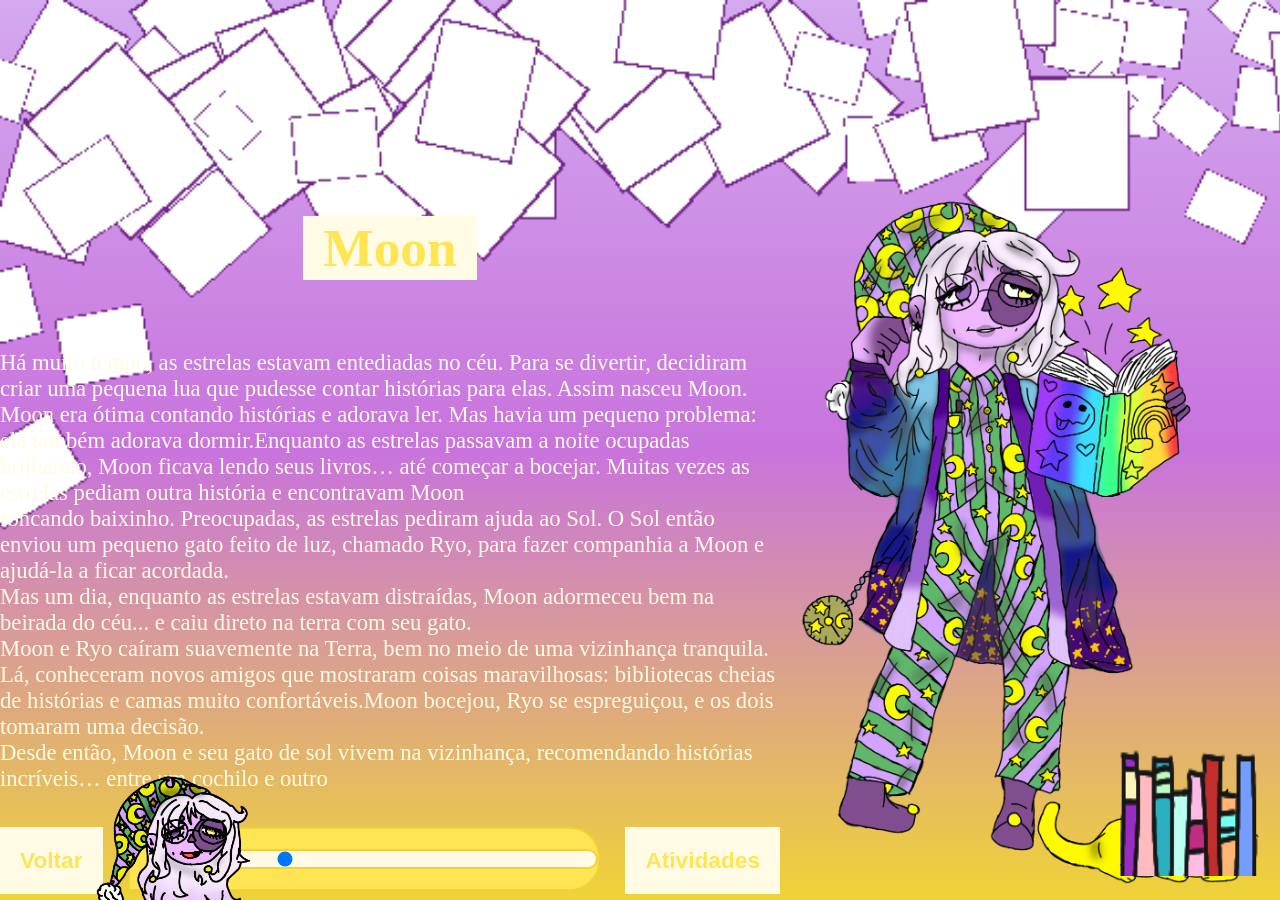
<file: front/pages/moon.html>
<!DOCTYPE html>
<html lang="pt-br">
<head>
    <meta charset="UTF-8">
    <meta name="viewport" content="width=device-width, initial-scale=1.0">
    <title>Rua minha</title>
    <link rel="stylesheet" href="../styles/personagem_moon.css">
    <link rel="icon" href="../acervo/icones/Livros ícone .png">
</head>
<body>

    <div class="personagems" id="personagems">

        <div class="header">



        </div>

        <div class="main">

            <div class="texto">

                <h1 id="nome">Moon</h1>

                <div class="break"></div>

                <p>
                    Há muito tempo, as estrelas estavam entediadas no céu. Para se divertir, decidiram criar 
                    uma pequena lua que pudesse contar histórias para elas. Assim nasceu Moon. <br>

                    Moon era ótima contando histórias e adorava ler. Mas havia um pequeno problema: ela 
                    também adorava dormir.Enquanto as estrelas passavam a noite ocupadas brilhando, Moon ficava lendo seus livros… 
                    até começar a bocejar. Muitas vezes as estrelas pediam outra história e encontravam Moon <br>
                    roncando baixinho.

                    Preocupadas, as estrelas pediram ajuda ao Sol. O Sol então enviou um pequeno gato feito de luz, 
                    chamado Ryo, para fazer companhia a Moon e ajudá-la a ficar acordada.<br>

                    Mas um dia, enquanto as estrelas estavam distraídas, Moon adormeceu bem na beirada do céu... 
                    e caiu direto na terra com seu gato. <br>

                    Moon e Ryo caíram suavemente na Terra, bem no meio de uma vizinhança tranquila. <br>

                    Lá, conheceram novos amigos que mostraram coisas maravilhosas: bibliotecas 
                    cheias de histórias e camas muito confortáveis.Moon bocejou, Ryo se espreguiçou, 
                    e os dois tomaram uma decisão. <br>

                    Desde então, Moon e seu gato de sol vivem na vizinhança, recomendando histórias incríveis…
                    entre um cochilo e outro <br>

                </p>

                <div class="botoes">

                    <button onclick="voltarVizinha()">Voltar</button>

                    <div class="player">
            
                    <audio class="audioPlayer" src="../audios/História-da-Moon.mp3"></audio>

                        <div class="playBtn">
              
                            <img src="../acervo/personagens/moon/Moon_fala_1.png" width="130%" height="150%" class="imagemPlayBtn" alt="">
            
                        </div>

                        <input type="range" class="barrinha" value="0">
            
                    </div>

                    <button onclick="mudarAtividade()">Atividades</button>

                </div>

            </div>

            <div class="personagem">

                <img src="../acervo/personagens/moon/Moon.png" alt="" width="500px" height="800px">

            </div>

        </div>

        <div class="icone_canto">

            <img src="../acervo/icones/Livros ícone .png" width="150px" height="150px" alt="">

        </div>

    </div>
    
    <div class="atividade" id="atividade">

        <div class="header">

        </div>

        <div class="main">

            <div id="lista">

                <div class="titulo">
                
                    <h1>Atividades</h1>
                    
                    <button onclick="mudarPersonagems()">Voltar</button>

                </div>

            </div>

            <div class="personagem">

                <img src="../acervo/personagens/moon/Moon.png" alt="" width="500px" height="800px">

            </div>

                <div class="icone_canto">

            <img src="../acervo/icones/Livros ícone .png" width="150px" height="150px" alt="">

                </div>

        </div>



    </div>

    <div id="atividade_grande" class="atividade_grande">

        <div class="header">

        </div>

        
            <div class="main">


                <div class="conteudo" id="conteudo">


                    <div class="titulo">

                        <h1 id="tituloAtvGrande">[Titulo]</h1>

                    </div>

                    <div class="texto">


                    </div>

                    <div class="botoes">

                        <button onclick="mudarAtividade()">Voltar</button>
                        
                        <div class="player">
            
                        <audio id="audioAtvGrande" class="audioPlayer" src=""></audio>

                        <div class="playBtn">
              
                            <img src="../acervo/personagens/moon/Moon_fala_1.png" width="130%" height="150%" class="imagemPlayBtn" alt="">
            
                        </div>

                        <input type="range" class="barrinha" value="0">
            
                        </div>

                        <button class="concluir" onclick="mudarConfirmarAtividade()" >Concluir</button>

                        </div>
                
                </div>

                <div id="confirmar_atividade">

                    <div class="titulo">

                        <h3>Concluir atividade?</h3>

                    </div>

                    <p>
                        Caso a atividade já tenha sido concluida na vida real, 
                        aperte em <strong>confirmar</strong> e digite sua <strong>Senha de atividades</strong>
                        para concluir a atvididade
                    </p>

                    <input type="text" placeholder="Senha de atividades" id="senha_conf" >

                    <div class="botoes">

                        <button class="cancelar_conf" onclick="cancelarConfirmarAtividade()">cancelar</button>

                        <button class="confirmar_btn" id="confirmar_btn" onclick="confirmarAtividade()">Confirmar</button>

                    </div>

                </div>

            </div>


    </div>

    <script src="../scripts/personagem_moon.js"></script>

</body>
</html>
</file>
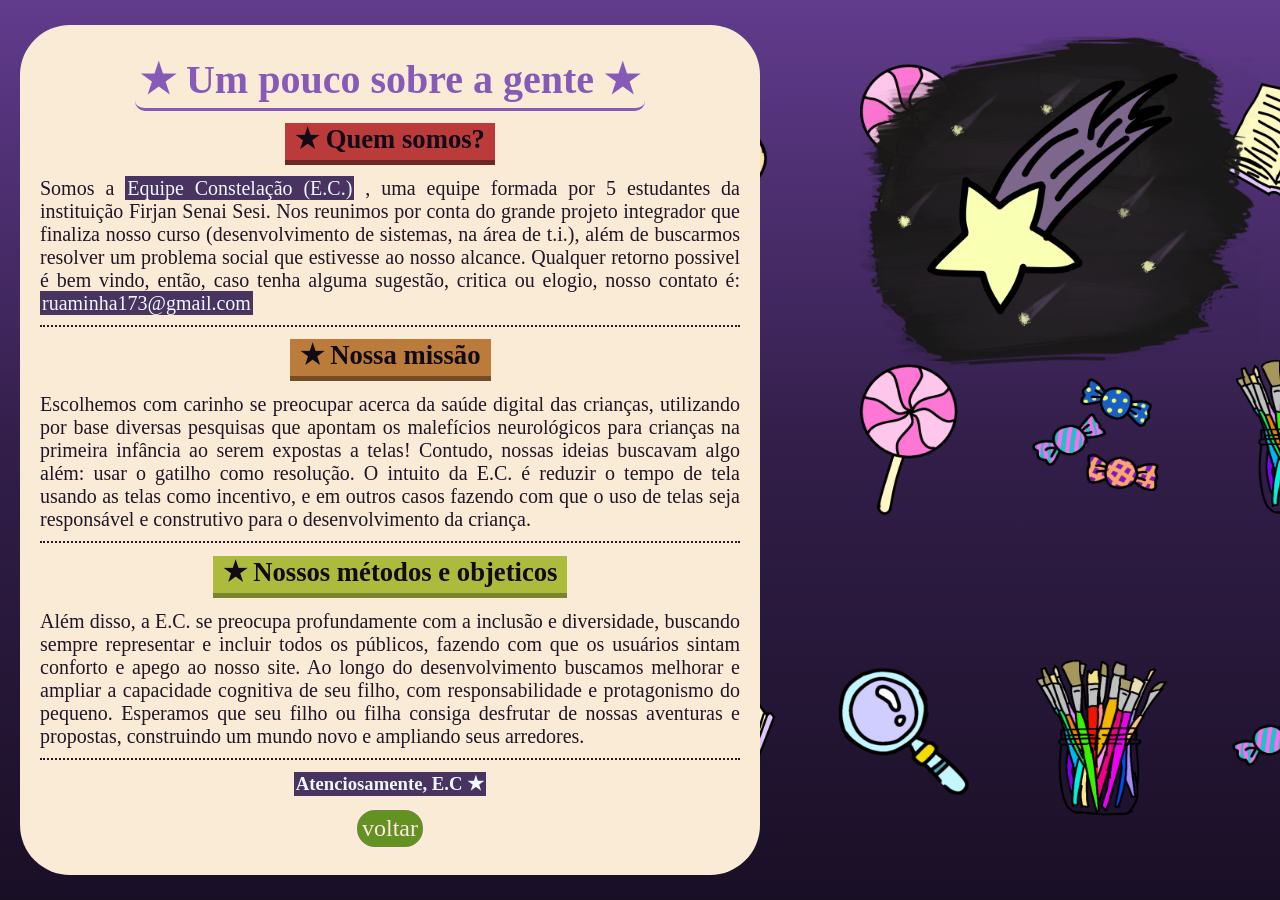
<file: front/pages/sobre.html>
<!DOCTYPE html>
<html lang="pt-br">
<head>
    <meta charset="UTF-8">
    <meta name="viewport" content="width=device-width, initial-scale=1.0">
    <title>Rua minha</title>
    <link rel="icon" href="../acervo/icones/Estrela ícone .png">
    <link rel="stylesheet" href="../styles/sobre.css">
</head>
<body>
    
    <div class="main">

        <h1>★ Um pouco sobre a gente ★</h1>

        <h2 id="quem">★ Quem somos?</h2>

        <p>

            Somos a <span class="equipe"> Equipe Constelação (E.C.)</span> , uma equipe formada por 5 estudantes da instituição 
            Firjan Senai Sesi. Nos reunimos por conta do grande projeto integrador que finaliza nosso 
            curso (desenvolvimento de sistemas, na área de t.i.), além de buscarmos resolver um problema 
            social que estivesse ao nosso alcance. Qualquer retorno possivel é bem vindo, então, caso tenha alguma sugestão, critica ou elogio, nosso contato é: <span class="equipe"> ruaminha173@gmail.com </span>

        </p>

        <h2 id="missao">★ Nossa missão</h2>

        <p>

            Escolhemos com carinho se preocupar acerca da saúde digital das crianças, utilizando por base diversas 
            pesquisas que apontam os malefícios neurológicos para crianças na primeira infância ao serem expostas a 
            telas! Contudo, nossas ideias buscavam algo além: usar o gatilho como resolução. O intuito da E.C. é reduzir 
            o tempo de tela usando as telas como incentivo, e em outros casos fazendo com que o uso de telas seja responsável 
            e construtivo para o desenvolvimento da criança.

        </p>

        <h2 id="metodos">★ Nossos métodos e objeticos</h2>

        <p>
            Além disso, a E.C. se preocupa profundamente com a inclusão e diversidade, 
            buscando sempre representar e incluir todos os públicos, fazendo com que os usuários 
            sintam conforto e apego ao nosso site. Ao longo do desenvolvimento buscamos melhorar e 
            ampliar a capacidade cognitiva de seu filho, com responsabilidade e protagonismo do pequeno. 
            Esperamos que seu filho ou filha consiga desfrutar de nossas aventuras e propostas, construindo 
            um mundo novo e ampliando seus arredores. 
        </p>

        <h3 class="equipe"> Atenciosamente, E.C ★</h3> <a href="../index.html">voltar</a>

    </div>

    <div class="left">

        <img src="../acervo/assets/estrela_com_ceu.png" alt="" width="400px" height="400px">

    </div>



    <div class="fundo_grid">

        <div class="linha" id="linha1">

             <div class="esteira">

                <img src="../acervo/assets/lua.png" class="imagem-grid" alt="">
                <img src="../acervo/assets/bolo.png" class="imagem-grid" alt="">
                <img src="../acervo/assets/lupa.png" class="imagem-grid" alt="">
                <img src="../acervo/assets/aquarela.png" class="imagem-grid" alt="">
                <img src="../acervo/assets/Pirulito.png" class="imagem-grid" alt="">
                <img src="../acervo/assets/Mapa.png" class="imagem-grid" alt="">
                <img src="../acervo/assets/livro.png" class="imagem-grid" alt="">
                <img src="../acervo/assets/doces.png" class="imagem-grid" alt="">
                <img src="../acervo/assets/pinceis.png" class="imagem-grid" alt="">
                <img src="../acervo/assets/binoculos.png" class="imagem-grid" alt="">
                <img src="../acervo/assets/Giz.png" class="imagem-grid" alt="">
                <img src="../acervo/assets/brilhos.png" class="imagem-grid" alt="">

                <img src="../acervo/assets/pinceis.png" class="imagem-grid" alt="">
                <img src="../acervo/assets/doces.png" class="imagem-grid" alt="">
                <img src="../acervo/assets/livro.png" class="imagem-grid" alt="">
                <img src="../acervo/assets/brilhos.png" class="imagem-grid" alt="">
                <img src="../acervo/assets/lua.png" class="imagem-grid" alt="">
                <img src="../acervo/assets/binoculos.png" class="imagem-grid" alt="">
                <img src="../acervo/assets/Mapa.png" class="imagem-grid" alt="">
                <img src="../acervo/assets/Pirulito.png" class="imagem-grid" alt="">
                <img src="../acervo/assets/aquarela.png" class="imagem-grid" alt="">
                <img src="../acervo/assets/Giz.png" class="imagem-grid" alt="">
                <img src="../acervo/assets/bolo.png" class="imagem-grid" alt="">
                <img src="../acervo/assets/lupa.png" class="imagem-grid" alt="">

            </div>

            
        </div>

        <div class="linha" id="linha2">

            
            <div class="esteira">

                <img src="../acervo/assets/pinceis.png" class="imagem-grid" alt="">
                <img src="../acervo/assets/doces.png" class="imagem-grid" alt="">
                <img src="../acervo/assets/livro.png" class="imagem-grid" alt="">
                <img src="../acervo/assets/brilhos.png" class="imagem-grid" alt="">
                <img src="../acervo/assets/lua.png" class="imagem-grid" alt="">
                <img src="../acervo/assets/binoculos.png" class="imagem-grid" alt="">
                <img src="../acervo/assets/Mapa.png" class="imagem-grid" alt="">
                <img src="../acervo/assets/Pirulito.png" class="imagem-grid" alt="">
                <img src="../acervo/assets/aquarela.png" class="imagem-grid" alt="">
                <img src="../acervo/assets/Giz.png" class="imagem-grid" alt="">
                <img src="../acervo/assets/bolo.png" class="imagem-grid" alt="">
                <img src="../acervo/assets/lupa.png" class="imagem-grid" alt="">

                <img src="../acervo/assets/Giz.png" class="imagem-grid" alt="">
                <img src="../acervo/assets/Mapa.png" class="imagem-grid" alt="">
                <img src="../acervo/assets/aquarela.png" class="imagem-grid" alt="">
                <img src="../acervo/assets/livro.png" class="imagem-grid" alt="">
                <img src="../acervo/assets/lupa.png" class="imagem-grid" alt="">
                <img src="../acervo/assets/pinceis.png" class="imagem-grid" alt="">
                <img src="../acervo/assets/doces.png" class="imagem-grid" alt="">
                <img src="../acervo/assets/Pirulito.png" class="imagem-grid" alt="">
                <img src="../acervo/assets/brilhos.png" class="imagem-grid" alt="">
                <img src="../acervo/assets/bolo.png" class="imagem-grid" alt="">
                <img src="../acervo/assets/binoculos.png" class="imagem-grid" alt="">
                <img src="../acervo/assets/lua.png" class="imagem-grid" alt="">


            </div>

        </div>

        <div class="linha" id="linha3">

            
            <div class="esteira">

                <img src="../acervo/assets/Giz.png" class="imagem-grid" alt="">
                <img src="../acervo/assets/Mapa.png" class="imagem-grid" alt="">
                <img src="../acervo/assets/aquarela.png" class="imagem-grid" alt="">
                <img src="../acervo/assets/livro.png" class="imagem-grid" alt="">
                <img src="../acervo/assets/lupa.png" class="imagem-grid" alt="">
                <img src="../acervo/assets/pinceis.png" class="imagem-grid" alt="">
                <img src="../acervo/assets/doces.png" class="imagem-grid" alt="">
                <img src="../acervo/assets/Pirulito.png" class="imagem-grid" alt="">
                <img src="../acervo/assets/brilhos.png" class="imagem-grid" alt="">
                <img src="../acervo/assets/bolo.png" class="imagem-grid" alt="">
                <img src="../acervo/assets/binoculos.png" class="imagem-grid" alt="">
                <img src="../acervo/assets/lua.png" class="imagem-grid" alt="">

                <img src="../acervo/assets/livro.png" class="imagem-grid" alt="">
                <img src="../acervo/assets/bolo.png" class="imagem-grid" alt="">
                <img src="../acervo/assets/lupa.png" class="imagem-grid" alt="">
                <img src="../acervo/assets/aquarela.png" class="imagem-grid" alt="">
                <img src="../acervo/assets/Pirulito.png" class="imagem-grid" alt="">
                <img src="../acervo/assets/Mapa.png" class="imagem-grid" alt="">
                <img src="../acervo/assets/lua.png" class="imagem-grid" alt="">
                <img src="../acervo/assets/doces.png" class="imagem-grid" alt="">
                <img src="../acervo/assets/pinceis.png" class="imagem-grid" alt="">
                <img src="../acervo/assets/binoculos.png" class="imagem-grid" alt="">
                <img src="../acervo/assets/Giz.png" class="imagem-grid" alt="">
                <img src="../acervo/assets/brilhos.png" class="imagem-grid" alt="">

            </div>

        </div>



    </div>

</body>
</html>
</file>
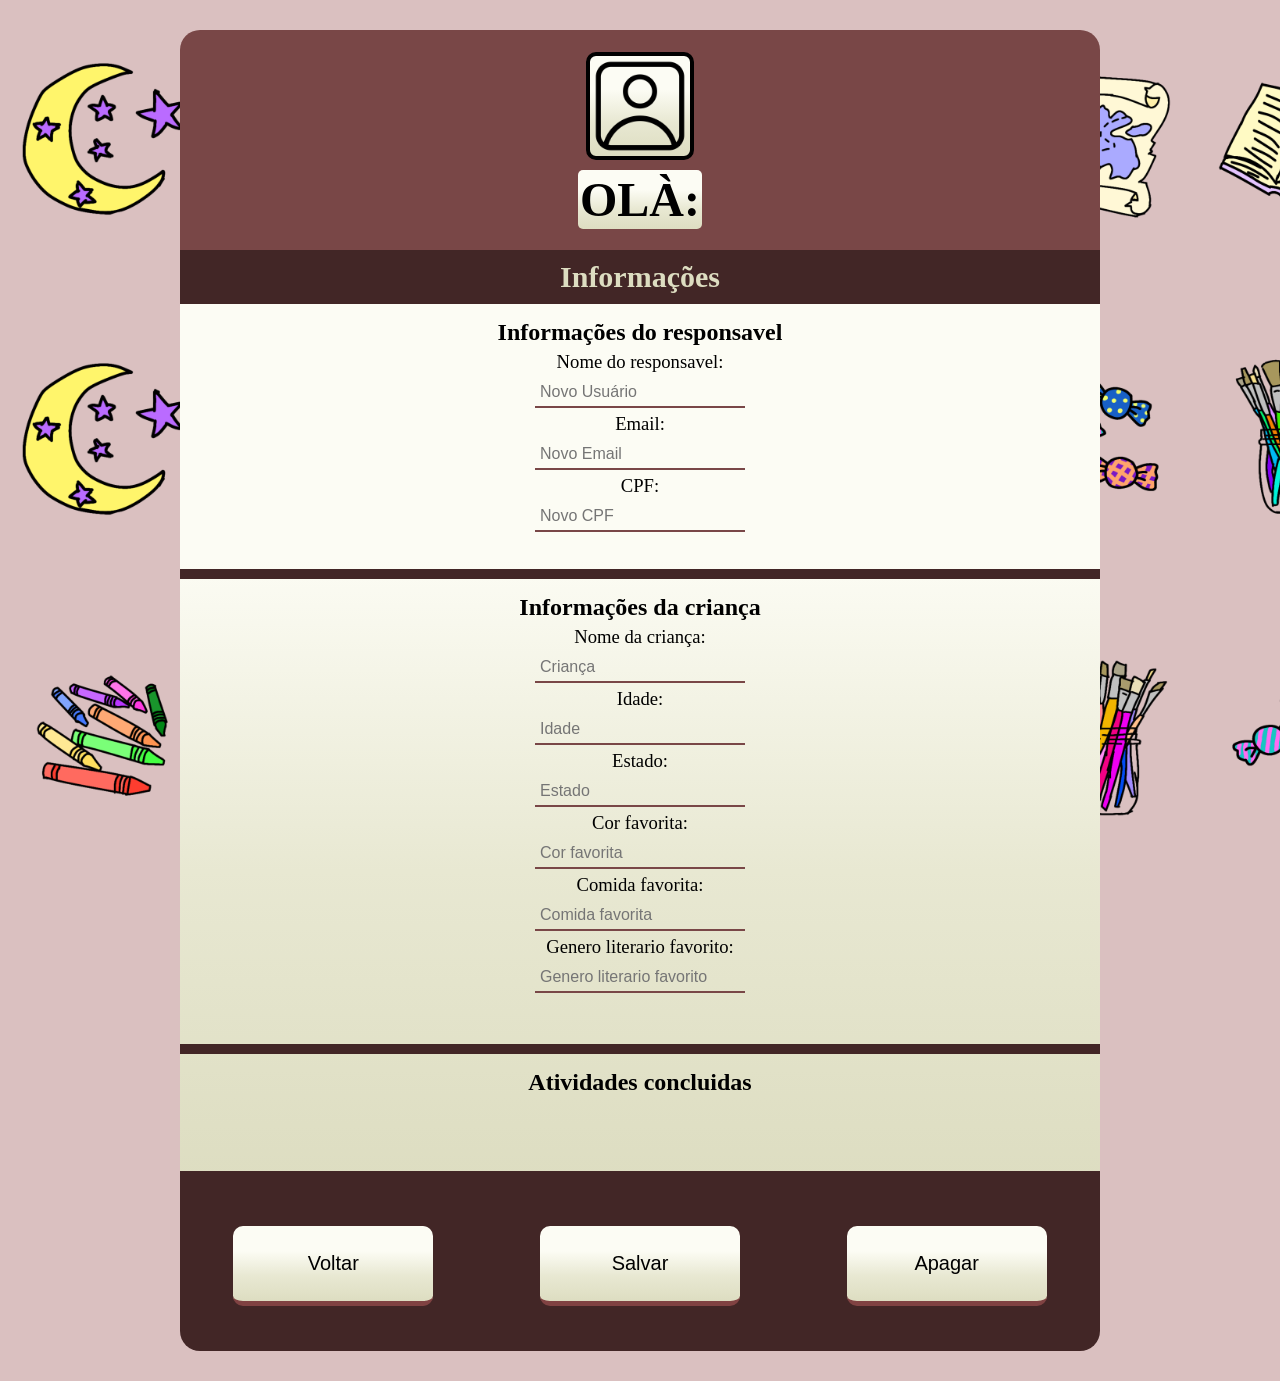
<file: front/pages/usuario.html>
<!DOCTYPE html>
<html lang="pt-br">
<head>
    <meta charset="UTF-8">
    <meta name="viewport" content="width=device-width, initial-scale=1.0">
    <title>Rua minha</title>
    <link rel="icon" href="../acervo/icones/Botão ícone .png">
    <link rel="stylesheet" href="../styles/usuario.css">
</head>
<body>
    
    <div class="main">

        <div class="header">

            <div class="nomes">


                <img src="../acervo/icones/quadrado-do-usuario.png" alt="" width="100px">
                <h1 id="nome">OLÀ: </h1>


            </div>
            
        </div>

        <div class="info">

            <div class="info_header">

                <h2>Informações</h2>

            </div>

            <div class="info_pai">

                <h3>Informações do responsavel</h3>

                <p id="usuario">Nome do responsavel:</p>
                <input type="text" id="novoUsuario" placeholder="Novo Usuário">

                <p id="email">Email:</p>
                <input type="email" id="novoEmail" placeholder="Novo Email">

                <p id="cpf">CPF:</p>
                <input type="text" id="novoCpf" placeholder="Novo CPF">

            </div>

            <div class="info_crianca">

                <h3>Informações da criança</h3>

                <p id="crianca">Nome da criança:</p>
                <input type="text" id="novaCrianca" placeholder="Criança">
                
                <p id="idade">Idade:</p>
                <input type="number" id="novaIdade" placeholder="Idade">

                <p id="estado">Estado:</p>
                <input type="text" id="novoEstado" placeholder="Estado">

                <p id="cor">Cor favorita:</p>
                <input type="text" id="novaCor" placeholder="Cor favorita">

                <p id="comida">Comida favorita:</p>
                <input type="text" id="novaComida" placeholder="Comida favorita">

                <p id="generoLit">Genero literario favorito:</p>
                <input type="text" id="novoGeneroLit" placeholder="Genero literario favorito">


            </div>

            <div class="atividades">

                <h3>Atividades concluidas</h3>

                <div id="lista">



                </div>

            </div>

        </div>

        <div class="footer">

            <div class="botoes">

                <button onclick ="voltar()">Voltar</button>
                <button onclick="salvar()">Salvar</button>
                <button onclick="entrarDel()">Apagar</button>

            </div>

        </div>

    </div>

    <div id="borrar">

        <div class="confirmacao">

            <h2>Tem certeza que deseja excluir seu cadastro?</h2>
            <p>Digite <b>"DELETAR"</b> para continuar</p>
            
            <input type="text" id="deletar">

            <div class="botoes">

                <button onclick="deletar()">confirmar</button>
                <button onclick="cancelarDel()">Cancelar</button>

            </div>



        </div>

    </div>

    <div class="fundo_grid">

        <div class="linha" id="linha1">

             <div class="esteira">

                <img src="../acervo/assets/lua.png" class="imagem-grid" alt="">
                <img src="../acervo/assets/bolo.png" class="imagem-grid" alt="">
                <img src="../acervo/assets/lupa.png" class="imagem-grid" alt="">
                <img src="../acervo/assets/aquarela.png" class="imagem-grid" alt="">
                <img src="../acervo/assets/Pirulito.png" class="imagem-grid" alt="">
                <img src="../acervo/assets/Mapa.png" class="imagem-grid" alt="">
                <img src="../acervo/assets/livro.png" class="imagem-grid" alt="">
                <img src="../acervo/assets/doces.png" class="imagem-grid" alt="">
                <img src="../acervo/assets/pinceis.png" class="imagem-grid" alt="">
                <img src="../acervo/assets/binoculos.png" class="imagem-grid" alt="">
                <img src="../acervo/assets/Giz.png" class="imagem-grid" alt="">
                <img src="../acervo/assets/brilhos.png" class="imagem-grid" alt="">

                <img src="../acervo/assets/pinceis.png" class="imagem-grid" alt="">
                <img src="../acervo/assets/doces.png" class="imagem-grid" alt="">
                <img src="../acervo/assets/livro.png" class="imagem-grid" alt="">
                <img src="../acervo/assets/brilhos.png" class="imagem-grid" alt="">
                <img src="../acervo/assets/lua.png" class="imagem-grid" alt="">
                <img src="../acervo/assets/binoculos.png" class="imagem-grid" alt="">
                <img src="../acervo/assets/Mapa.png" class="imagem-grid" alt="">
                <img src="../acervo/assets/Pirulito.png" class="imagem-grid" alt="">
                <img src="../acervo/assets/aquarela.png" class="imagem-grid" alt="">
                <img src="../acervo/assets/Giz.png" class="imagem-grid" alt="">
                <img src="../acervo/assets/bolo.png" class="imagem-grid" alt="">
                <img src="../acervo/assets/lupa.png" class="imagem-grid" alt="">

            </div>

            
        </div>

        <div class="linha" id="linha2">

            
            <div class="esteira">

                <img src="../acervo/assets/pinceis.png" class="imagem-grid" alt="">
                <img src="../acervo/assets/doces.png" class="imagem-grid" alt="">
                <img src="../acervo/assets/livro.png" class="imagem-grid" alt="">
                <img src="../acervo/assets/brilhos.png" class="imagem-grid" alt="">
                <img src="../acervo/assets/lua.png" class="imagem-grid" alt="">
                <img src="../acervo/assets/binoculos.png" class="imagem-grid" alt="">
                <img src="../acervo/assets/Mapa.png" class="imagem-grid" alt="">
                <img src="../acervo/assets/Pirulito.png" class="imagem-grid" alt="">
                <img src="../acervo/assets/aquarela.png" class="imagem-grid" alt="">
                <img src="../acervo/assets/Giz.png" class="imagem-grid" alt="">
                <img src="../acervo/assets/bolo.png" class="imagem-grid" alt="">
                <img src="../acervo/assets/lupa.png" class="imagem-grid" alt="">

                <img src="../acervo/assets/Giz.png" class="imagem-grid" alt="">
                <img src="../acervo/assets/Mapa.png" class="imagem-grid" alt="">
                <img src="../acervo/assets/aquarela.png" class="imagem-grid" alt="">
                <img src="../acervo/assets/livro.png" class="imagem-grid" alt="">
                <img src="../acervo/assets/lupa.png" class="imagem-grid" alt="">
                <img src="../acervo/assets/pinceis.png" class="imagem-grid" alt="">
                <img src="../acervo/assets/doces.png" class="imagem-grid" alt="">
                <img src="../acervo/assets/Pirulito.png" class="imagem-grid" alt="">
                <img src="../acervo/assets/brilhos.png" class="imagem-grid" alt="">
                <img src="../acervo/assets/bolo.png" class="imagem-grid" alt="">
                <img src="../acervo/assets/binoculos.png" class="imagem-grid" alt="">
                <img src="../acervo/assets/lua.png" class="imagem-grid" alt="">


            </div>

        </div>

        <div class="linha" id="linha3">

            
            <div class="esteira">

                <img src="../acervo/assets/Giz.png" class="imagem-grid" alt="">
                <img src="../acervo/assets/Mapa.png" class="imagem-grid" alt="">
                <img src="../acervo/assets/aquarela.png" class="imagem-grid" alt="">
                <img src="../acervo/assets/livro.png" class="imagem-grid" alt="">
                <img src="../acervo/assets/lupa.png" class="imagem-grid" alt="">
                <img src="../acervo/assets/pinceis.png" class="imagem-grid" alt="">
                <img src="../acervo/assets/doces.png" class="imagem-grid" alt="">
                <img src="../acervo/assets/Pirulito.png" class="imagem-grid" alt="">
                <img src="../acervo/assets/brilhos.png" class="imagem-grid" alt="">
                <img src="../acervo/assets/bolo.png" class="imagem-grid" alt="">
                <img src="../acervo/assets/binoculos.png" class="imagem-grid" alt="">
                <img src="../acervo/assets/lua.png" class="imagem-grid" alt="">

                <img src="../acervo/assets/livro.png" class="imagem-grid" alt="">
                <img src="../acervo/assets/bolo.png" class="imagem-grid" alt="">
                <img src="../acervo/assets/lupa.png" class="imagem-grid" alt="">
                <img src="../acervo/assets/aquarela.png" class="imagem-grid" alt="">
                <img src="../acervo/assets/Pirulito.png" class="imagem-grid" alt="">
                <img src="../acervo/assets/Mapa.png" class="imagem-grid" alt="">
                <img src="../acervo/assets/lua.png" class="imagem-grid" alt="">
                <img src="../acervo/assets/doces.png" class="imagem-grid" alt="">
                <img src="../acervo/assets/pinceis.png" class="imagem-grid" alt="">
                <img src="../acervo/assets/binoculos.png" class="imagem-grid" alt="">
                <img src="../acervo/assets/Giz.png" class="imagem-grid" alt="">
                <img src="../acervo/assets/brilhos.png" class="imagem-grid" alt="">

            </div>

        </div>
    </div>

    <script src="../scripts/usuario.js"></script>


</body>
</html>
</file>
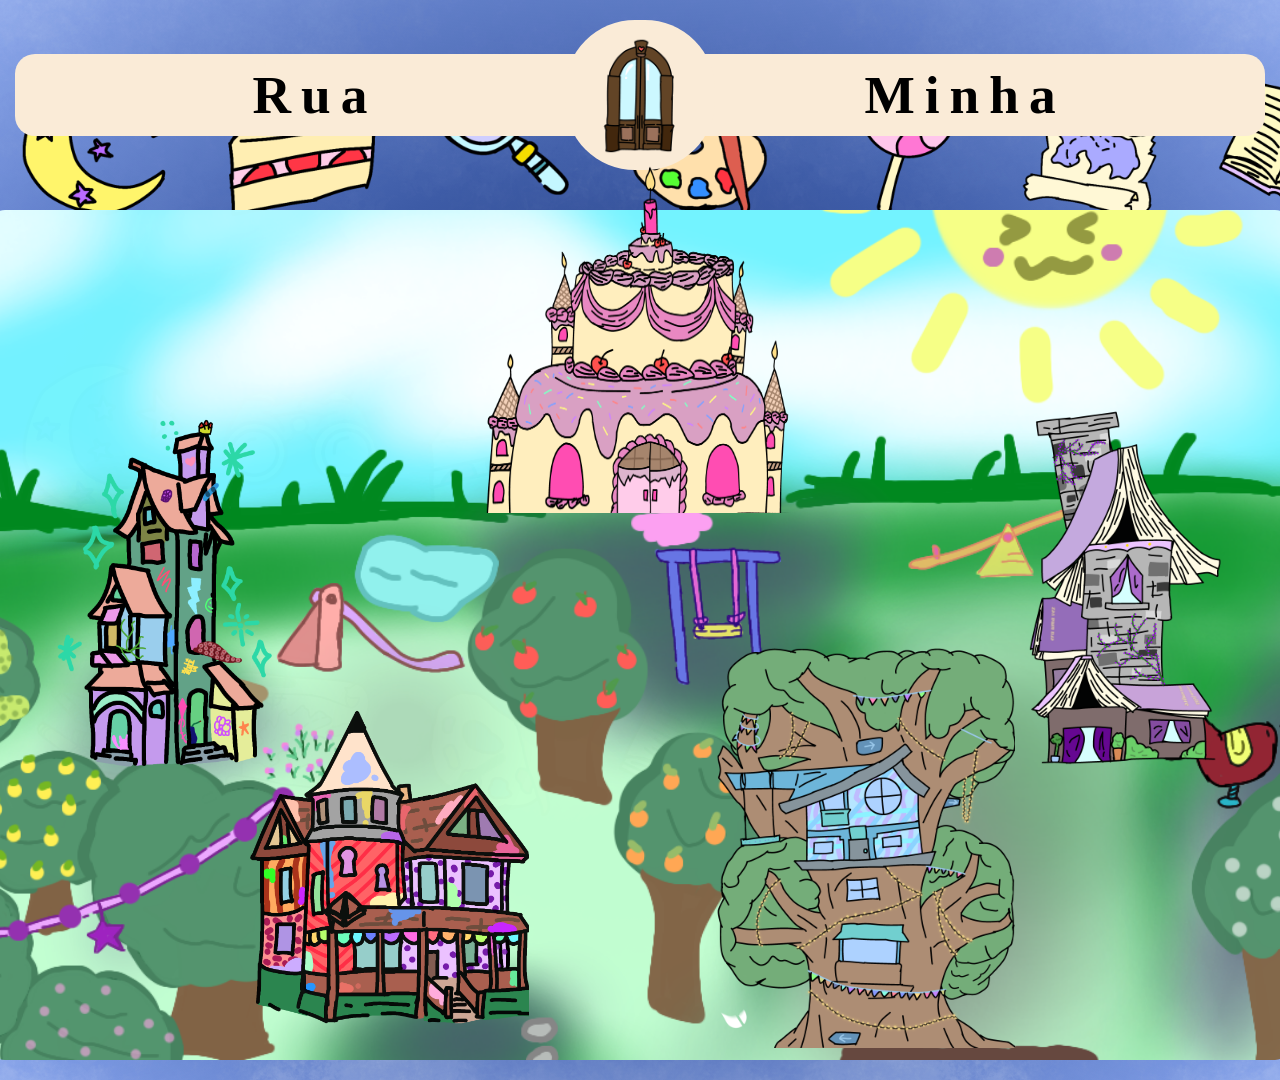
<file: front/pages/vizinhanca.html>
<!DOCTYPE html>
<html lang="pt-br">
<head>
    <meta charset="UTF-8">
    <meta name="viewport" content="width=device-width, initial-scale=1.0">
    <title>Rua minha</title>
    <link rel="stylesheet" href="../styles/vizinhanca.css">
    <link rel="icon" href="../acervo/icones/Portão ícone .png">
</head>
<body>

    <div class="header">

        <div class="titulo">

            <h1>Rua</h1>

        </div>

        <div class="portao" onclick="voltar()" onmouseenter="voltarHover()" onmouseleave="voltarOut()">

            <img src="../acervo/icones/Portão ícone .png" width="120px" height="120px" alt="">

        </div>

        <div class="titulo">

            <h1>Minha</h1>

        </div>

    </div>

    <div class="voltar" id="voltar">

        <h2>voltar?</h2>

    </div>

    <div class="main">

        <div class="container">

            <div class="linhas" id="linhas1">

                <div class="casa" id="casa1" onclick="personagem = 1; entraCasa();">

                    <img src="../acervo/casas/Casa culinária_.png" width="350px" height="350px">

                </div>

            </div>

            <div class="linhas">

            <div class="casa" id="casa2" onclick="personagem = 2; entraCasa();">

                <img src="../acervo/casas/casa do apoio.png" width="400px" height="400px">

            </div>
            <div class="casa" id="casa3" onclick="personagem = 3; entraCasa();">

                <img src="../acervo/casas/Casa literatura_.png" width="400px" height="400px">

            </div>

            </div>

            <div class="linhas" id="linhas3">

            <div  class="casa" id="casa4" onclick="personagem = 4; entraCasa();">

                <img src="../acervo/casas/Casa artes.png" width="400px" height="400px">

            </div>
            <div class="casa" id="casa5" onclick="personagem = 5; entraCasa();">

                <img src="../acervo/casas/Casa passeio_.png" width="400px" height="400px">

            </div>

            </div>

        </div>


    </div>

   <div class="fundo_grid">

        <div class="linha" id="linha1">

             <div class="esteira">

                <img src="../acervo/assets/lua.png" class="imagem-grid" alt="">
                <img src="../acervo/assets/bolo.png" class="imagem-grid" alt="">
                <img src="../acervo/assets/lupa.png" class="imagem-grid" alt="">
                <img src="../acervo/assets/aquarela.png" class="imagem-grid" alt="">
                <img src="../acervo/assets/Pirulito.png" class="imagem-grid" alt="">
                <img src="../acervo/assets/Mapa.png" class="imagem-grid" alt="">
                <img src="../acervo/assets/livro.png" class="imagem-grid" alt="">
                <img src="../acervo/assets/doces.png" class="imagem-grid" alt="">
                <img src="../acervo/assets/pinceis.png" class="imagem-grid" alt="">
                <img src="../acervo/assets/binoculos.png" class="imagem-grid" alt="">
                <img src="../acervo/assets/Giz.png" class="imagem-grid" alt="">
                <img src="../acervo/assets/brilhos.png" class="imagem-grid" alt="">

                <img src="../acervo/assets/pinceis.png" class="imagem-grid" alt="">
                <img src="../acervo/assets/doces.png" class="imagem-grid" alt="">
                <img src="../acervo/assets/livro.png" class="imagem-grid" alt="">
                <img src="../acervo/assets/brilhos.png" class="imagem-grid" alt="">
                <img src="../acervo/assets/lua.png" class="imagem-grid" alt="">
                <img src="../acervo/assets/binoculos.png" class="imagem-grid" alt="">
                <img src="../acervo/assets/Mapa.png" class="imagem-grid" alt="">
                <img src="../acervo/assets/Pirulito.png" class="imagem-grid" alt="">
                <img src="../acervo/assets/aquarela.png" class="imagem-grid" alt="">
                <img src="../acervo/assets/Giz.png" class="imagem-grid" alt="">
                <img src="../acervo/assets/bolo.png" class="imagem-grid" alt="">
                <img src="../acervo/assets/lupa.png" class="imagem-grid" alt="">

            </div>

            
        </div>

        <div class="linha" id="linha2">

            
            <div class="esteira">

                <img src="../acervo/assets/pinceis.png" class="imagem-grid" alt="">
                <img src="../acervo/assets/doces.png" class="imagem-grid" alt="">
                <img src="../acervo/assets/livro.png" class="imagem-grid" alt="">
                <img src="../acervo/assets/brilhos.png" class="imagem-grid" alt="">
                <img src="../acervo/assets/lua.png" class="imagem-grid" alt="">
                <img src="../acervo/assets/binoculos.png" class="imagem-grid" alt="">
                <img src="../acervo/assets/Mapa.png" class="imagem-grid" alt="">
                <img src="../acervo/assets/Pirulito.png" class="imagem-grid" alt="">
                <img src="../acervo/assets/aquarela.png" class="imagem-grid" alt="">
                <img src="../acervo/assets/Giz.png" class="imagem-grid" alt="">
                <img src="../acervo/assets/bolo.png" class="imagem-grid" alt="">
                <img src="../acervo/assets/lupa.png" class="imagem-grid" alt="">

                <img src="../acervo/assets/Giz.png" class="imagem-grid" alt="">
                <img src="../acervo/assets/Mapa.png" class="imagem-grid" alt="">
                <img src="../acervo/assets/aquarela.png" class="imagem-grid" alt="">
                <img src="../acervo/assets/livro.png" class="imagem-grid" alt="">
                <img src="../acervo/assets/lupa.png" class="imagem-grid" alt="">
                <img src="../acervo/assets/pinceis.png" class="imagem-grid" alt="">
                <img src="../acervo/assets/doces.png" class="imagem-grid" alt="">
                <img src="../acervo/assets/Pirulito.png" class="imagem-grid" alt="">
                <img src="../acervo/assets/brilhos.png" class="imagem-grid" alt="">
                <img src="../acervo/assets/bolo.png" class="imagem-grid" alt="">
                <img src="../acervo/assets/binoculos.png" class="imagem-grid" alt="">
                <img src="../acervo/assets/lua.png" class="imagem-grid" alt="">


            </div>

        </div>

        <div class="linha" id="linha3">

            
            <div class="esteira">

                <img src="../acervo/assets/Giz.png" class="imagem-grid" alt="">
                <img src="../acervo/assets/Mapa.png" class="imagem-grid" alt="">
                <img src="../acervo/assets/aquarela.png" class="imagem-grid" alt="">
                <img src="../acervo/assets/livro.png" class="imagem-grid" alt="">
                <img src="../acervo/assets/lupa.png" class="imagem-grid" alt="">
                <img src="../acervo/assets/pinceis.png" class="imagem-grid" alt="">
                <img src="../acervo/assets/doces.png" class="imagem-grid" alt="">
                <img src="../acervo/assets/Pirulito.png" class="imagem-grid" alt="">
                <img src="../acervo/assets/brilhos.png" class="imagem-grid" alt="">
                <img src="../acervo/assets/bolo.png" class="imagem-grid" alt="">
                <img src="../acervo/assets/binoculos.png" class="imagem-grid" alt="">
                <img src="../acervo/assets/lua.png" class="imagem-grid" alt="">

                <img src="../acervo/assets/livro.png" class="imagem-grid" alt="">
                <img src="../acervo/assets/bolo.png" class="imagem-grid" alt="">
                <img src="../acervo/assets/lupa.png" class="imagem-grid" alt="">
                <img src="../acervo/assets/aquarela.png" class="imagem-grid" alt="">
                <img src="../acervo/assets/Pirulito.png" class="imagem-grid" alt="">
                <img src="../acervo/assets/Mapa.png" class="imagem-grid" alt="">
                <img src="../acervo/assets/lua.png" class="imagem-grid" alt="">
                <img src="../acervo/assets/doces.png" class="imagem-grid" alt="">
                <img src="../acervo/assets/pinceis.png" class="imagem-grid" alt="">
                <img src="../acervo/assets/binoculos.png" class="imagem-grid" alt="">
                <img src="../acervo/assets/Giz.png" class="imagem-grid" alt="">
                <img src="../acervo/assets/brilhos.png" class="imagem-grid" alt="">

            </div>

        </div>



    </div>

    <script src="../scripts/vizinha_personagem.js"></script>

</body>
</html>
</file>
<file: front/styles/style.css>
@import url('https://fonts.googleapis.com/css2?family=Finger+Paint&display=swap');

@keyframes Deslizar {
    from {
        transform: translateX(0);
    }

    to {
        transform: translateX(-50%);
    }
}


body {
  margin: 0;
  font-family: 'Comic Sans MS', cursive;
  width: 100%;
  height: 100%;
  background-image: linear-gradient(to top,
  #354b40,
  #507965,
  #599678,
  #68b68f);
  display: flex;
  justify-content: center;
  color: #3f3b3b;
  overflow: hidden;

}

::-webkit-scrollbar{

  display: none;

}

.fundo_grid{

    width: 100%;
    height: 100%;
    overflow: hidden;
    display: flex;
    flex-direction: column;
    justify-content: space-around;
    position: fixed;
    top: 0;
    left: 0;
    z-index: -1;

}

.linha{

    display: flex;
    overflow: hidden;
    white-space: nowrap;
    width: 100%;
    height: 25%;

}

.esteira{

    display: flex;
    animation: Deslizar 120s linear infinite;

}

#linha2 .esteira{

    flex-direction: row-reverse;
    animation-direction: reverse;

}

.fundo_grid img{

    width: 200px;
    height: 200px;

}

#intro {
    position: fixed;
    top: 0;
    left: 0;
    width: 100%;
    height: 100%;
    background-image: url(../acervo/backgrounds/portao_background.jpeg);
    background-size: cover;
    background-position: center;
    background-repeat: no-repeat;
    display: flex;
    flex-direction: column;
    justify-content: flex-end;
    align-items: center;
    z-index: 1000;
    transition: opacity 0.5s ease;
}

#filtro{

  top: 0;
  left: 0;
  width: 100%;
  height: 100%;
  position: fixed;
  z-index: 1001;
  background-image: linear-gradient(to top, 
  rgba(64, 187, 64, 0.75),
  rgba(64, 187, 64, 0.25),
  rgba(64, 187, 64, 0)
  );
  display: flex;
  flex-direction: column;
  justify-content: flex-end;
  align-items: center;
  color: white;

}

#instrucao{

  font-size: 15pt;
  font-family: 'Finger Paint';

}

.main{

  background: linear-gradient(to bottom, 
    #fcfcf4, 
    #fcfcf4, 
    #e8e8d2, 
    #ddddc1 
 
  );
  height: 100%;
  width: 800px;
  margin: 30px;
  border-radius: 30px;
  display: flex;
  flex-direction: column;
  align-items: center;

}

.titulo{
  width: 100%;
  height: 560px;
  object-fit: initial;

}

.titulo img{

  height: 720px;
  width: 100%;
  border-radius: 30px 30px 0px 0px;
  position: relative;
  z-index: 998;

}

.usuario{

  background-color: #572929;
  height: 200px;

}

.conta_atual{

  z-index: 999;
  padding: 0 10px 0 10px;
  color: #fcfcf4;
  font-size: 16pt;
  cursor: pointer;

}

.foto_perfil{

  background-color: #5d2c2c;
  border-radius: 10px;

}

.conta_atual img{

  width: 60px;
  height: 60px;
  filter: brightness(0) saturate(100%) invert(100%) 
  sepia(76%) saturate(186%) hue-rotate(325deg) 
  brightness(104%) contrast(98%);

}

.break1{

  width: 90%;
  height: 20px;
  margin: 30px 0px 30px 0px;
  border-radius: 8px;
  background: linear-gradient(to right, 
    red, 
    orange, 
    yellow, 
    green, 
    blue, 
    indigo, 
    violet
  );


}

.break2{

  width: 60%;
  height: 10px;
  margin: 30px 0px 30px 0px;
  border-radius: 8px;
  background: linear-gradient(to right, 
    red, 
    orange, 
    yellow, 
    green, 
    blue, 
    indigo, 
    violet
  );


}

.info{

  width: 90%;
  font-size: 15pt;
  display: flex;
  flex-direction: column;
  align-items: center;

}

.nav{

  width: 95%;
  height: 20%;
  display: flex;
  flex-direction: column;
  align-items: center;
  justify-content: center;
  margin-bottom: 30px;

}

.buttons{

  display: flex;
  flex-direction: row;
  justify-content: space-around;
  width: 100%;
  height: 400px;

}

.container{

  position: relative;
  width: 200px;
  height: 200px;

}

.botao{

  width: 100%;
  height: 100%;
  display: flex;
  flex-direction: column;
  align-items: center;
  justify-content: center;
  z-index: 0;
  

}

.botao img{

  width: 120px;
  height: 120px;

}

button{

  font-size: 20pt;
  margin: 20px ;
  border: none;
  padding: 10px;
  border-radius: 20px;
  background-color: #8e5252;
  color: #fcfcf4;


}

#contexto{

  font-family: 'Finger Paint';

}

.usuario{

  width: 100%;
  height: 50px;
  display: flex;
  flex-direction: row;
  justify-content: space-between;

}

.conta_atual{

  display: flex;
  align-items: center;
  justify-content: center;
  gap: 10px;

}

.textoBotao{

  display: none;
  font-size: 17pt;
  border-bottom: #0ecf72 5px solid;

}
</file>
<file: front/styles/cadastro.css>
@import url('https://fonts.googleapis.com/css2?family=Finger+Paint&display=swap');

*{

    margin: 0;
    padding: 0;

}

body {
  margin: 0;
  font-family: 'Comic Sans MS', cursive;
  width: 100vw;
  height: 100vh;
  background-image: url(../acervo/backgrounds/cadastro_background.jpeg);
  background-position: center;
  background-size: cover;
  display: flex;
  justify-content: center;
  align-items: center;
  color: #3b3f3b;
}

h2{

    text-align: center;
    

}

.container{

    background-color: rgba(250, 235, 215, 0.829);
    width: 50%;
    height: 60%;
    border-radius: 20px;
    display: flex;
    padding: 20px;
    border: 5px solid #327929;

}

.left{

    width: 50%;
    height: 100%;
    display: flex;
    flex-direction: column;
    align-items: center;
    justify-content: space-between;

}

input{

    font-size: 13pt;
    border: solid 2px #528e57;
    border-radius: 10px;
    background-color: #528e57ab;
    padding: 5px;
    color: #243d21;

}

input:focus{

    border: #63d154;

}

input::placeholder{

    color: #2f572f;

}

#select-check{

    font-size: 15pt;
    background-color: #327929;
    width: 80%;
    display: flex;
    flex-direction: column;
    padding: 10px;
    border-radius: 30px;
    color: aliceblue;
    gap: 10px;

}

.linha{

    display: flex;
    justify-content: space-around;

}

input[type="checkbox"]{

    appearance: none;
    width: 30px;
    height: 30px;
    background-color: #aaeda8;
    border: none;
    cursor: pointer;

}

input[type="checkbox"]:hover{

    background-color: #87d577;
    border: 2px solid #aaeda8;

}

input[type="checkbox"]:focus {
    outline: 2px solid #4CAF50;
    outline-offset: 2px;
}

input[type="checkbox"]:checked {
    background-color: #4CAF50;   
    border-color: #4CAF50;
}


input[type="checkbox"]:checked::after {             
    position: absolute;
    color: rgb(78, 222, 85);
    font-size: 16px;
    font-weight: bold;
    top: 50%;
    left: 50%;
    transform: translate(-50%, -50%);
}

select{

    background-color: #47944b;
    color: aliceblue;
    font-size: 13pt;
    padding: 10px;
    border-radius: 10px;
    border: none;
    border-bottom: 4px solid #85ea78;
    appearance: none;

}

#acessibilidade{

    background-color: #5ed154;

}

.topLeft{

    height: 60%;
    display: flex;
    flex-direction: column;
    align-items: center;
    gap: 10px;
    width: 100%;

}

.bottomLeft{

    width: 100%;
    height: 20%;
    margin-bottom: 30px;
    display: flex;
    flex-direction: column;
    justify-content: space-around;
    align-items: center;
    gap: 10px;

}

.bottomLeft button{

    font-size: 20pt;
    padding: 15px;
    border: none;
    background-color: #4a9447;
    color: aliceblue;
    border-radius: 15px;
    border-bottom: 4px solid #82ea78 ;
    

}

p{

    margin-top: 10px;
    font-size: 13pt;
    color: #5d5a5a;
}

.right{

    width: 50%;
    height: 100%;
    

}

.hl{

    color: aliceblue;
    background-color: #327929;
    padding: 5px;
    font-size: 15pt;
    border-radius: 10px;

}

.topRight{

    height: 80%;
    width: 100%;
    display: flex;
    flex-direction: column;
    align-items: center;
    justify-content: center;
    gap: 15px;
    
}

.bottomRight{

    height: 20%;
    display: flex;
    align-items: center;
    justify-content: center;
    position: relative;

}

#cadastro{

    display: none;

}

#login{

    display: flex;

}

#login .topLeft{

    display: flex;
    flex-direction: column;
    justify-content: space-around;

}

#login .topLeft button{

    font-size: 20pt;
    padding: 15px;
    border: none;
    background-color: #4a9447;
    color: aliceblue;
    border-radius: 15px;
    border-bottom: 4px solid #82ea78 ;

}

a{

    color: #2c7423;
    background-color: #31be1e;
    border-radius: 10px;
    text-decoration: none;

}

a:hover{

    cursor: pointer;

}

.player{

    height: 60px;
    width: 75%;
    background-color: #243d21;
    display: flex;
    align-items: center;
    border-radius: 0 30px 30px 0;
    position: relative;

}

.playBtn{

    width: 120px;
    height: 120px;
    position: absolute;
    left: 0;
    z-index: 9999;

}

.player input{

    -webkit-appearance: none;
    appearance: none;
    width: 75%;
    margin-left: 40px;
    padding-left: 25px;
    padding-right: 5px;
    border: solid 2px #528e57;
    border-radius: 10px;
    background-color: #528e57ab;
    color: #243d21;

}

audio{

    display: none;

}

input::-webkit-slider-runnable-track{

    background-color: #60935b;
    border-radius: 30px;

}

input::-webkit-slider-thumb{

    background-color: #243d21;

}
</file>
<file: front/styles/comentarios.css>
*{

    margin: 0;
    padding: 0;

}

@keyframes deslizar{

    0% {
        transform: translateY(0);
    }
    100% {
        transform: translateY(-100%);
    }
}

body{

    width: 100vw;
    height: 100vh;
    display: flex;
    align-items: center;
    justify-content: center;
    background-image: linear-gradient(to top,
    #25685a,
    #12322b00
    ), 
    url(../acervo/backgrounds/Feedback\ fundo\ \ \(1\).png);
    background-size: cover;

}

.fundo{

    width: 100vw;
    height: 100vh;
    position: absolute;
    z-index: -1000;
    overflow: hidden;
    display: flex;
    flex-direction: column;

}

.esteira{

    width: 100vw;
    min-width: 100vh;
    height: 100vh;
    flex-shrink: 0;
    background-size: contain;
    background-image: url(../acervo/backgrounds/Feedback\ estrelas\ fundo\ .png);
    animation: deslizar 45s linear infinite;

}

.main{

    width: 80%;
    height: 750px;
    display: flex;
    justify-content: center;
    gap: 50px;
    align-items: center;

}

.container{

    width: 600px;
    height: 100%;
    padding: 10px;
    border: 15px solid #dfc266;
    border-bottom: none;
    border-radius: 40px;
    overflow: hidden;

}

.campo_comentario{

    height: 80%;
    width: 500px;
    min-width: 380px;
    display: flex;
    flex-direction: column;
    gap: 30px;
    align-items: center;
    padding: 5px;

}

.titulo{

    height: 20%;
    background-color: #dfc266;
    border-radius: 20px 20px 0px 0px;
    border: 15px solid #dfc266;
    border-bottom: 15px solid #ebd182;
    display: flex;
    flex-direction: column;
    align-items: center;
    justify-content: space-around;

}

.titulo p{

    text-align: center;
    font-size: 14pt;

}

#lista{

    padding: 20px;
    height: 570px;
    border-radius: 0px 0px 40px 40px;
    display: flex;
    flex-direction: column;
    gap: 30px;
    align-items: center;
    overflow-y: scroll;

}

.comentario{

    width: 560px;
    background-color: #e2e2be;
    background-image: linear-gradient(to top,
    #d6cdac,
    #d6cdac00);
    border-radius: 25px;
    border-bottom: #b49e56 solid 5px;
    transition: 0.5s;
    padding: 10px;
    color: #534b2f;
    display: flex;
    flex-direction: column;
    gap: 10px;

}

.comentario:hover{

    border-bottom: #e6c660 solid 5px ;

}

.cmTitulo{

    padding: 5px;
    
}

.cmTopicos{

    width: 100%;
    display: flex;
    gap: 10px;

}

.cmTopico{

    padding: 3px;
    background-color: #b9a04e;
    width: fit-content;
    font-size: 11pt;
    color: #fffea5;
    border-bottom: #a79148 solid 2px;

}

.cmTexto{

    padding-top: 5px;
    padding-left: 10px;
    padding-right: 10px;
    padding-bottom: 5px; 
    width: 540px;
    max-height: 200px;
    background-color: #ccc2a0;
    border-radius: 20px; 
    overflow-y: scroll;
    font-size: 15pt;
}

::-webkit-scrollbar{

    display: none;

}


.campo_comentario .titulo{

    width: 94%;
    min-width: 350px;

}

.inputs{

    width: 95%;
    height: 380px;
    padding: 10px;
    display: flex;
    flex-direction: column;
    align-items: center;
    gap: 10px;
    background-color: #e2e2be;
    border-radius: 20px;
    padding-top: 30px;

}

#tituloCm{

    font-size: 15pt;
    width: 350px;
    background-color: transparent;
    border: none;
    border-bottom: #b49e56 solid 5px;
    border-radius: 10px;
    text-align: center;
    color: #706f3c;
    transition: 0.5s;
    background-image: linear-gradient(to top,
    #d6cdac,
    #d6cdac00);

}

#tituloCm:hover{

    border-bottom: #e6c660 solid 5px ;

}

#tituloCm::placeholder{

    color: #998648;

}

#tituloCm:focus{

    border: none;
    outline: none;
    border-bottom: #e6c660 solid 5px ;

}

#descricao{

    width: 420px;
    height: 200px;
    resize: none;
    border: none;
    border-bottom: #b49e56 solid 5px;
    border-radius: 10px;
    color: #706f3c;
    background-color: transparent;
    background-image: linear-gradient(to top,
    #d6cdac,
    #d6cdac00);
    font-size: 14pt;
    transition: 0.5s;

}

#descricao:hover{

    border-bottom: #e6c660 solid 5px ;

}

#descricao::placeholder{

    color: #998648;

}

#descricao:focus{

    border: none;
    outline: none;
    border-bottom: #e6c660 solid 5px ;

}

.inputs label{

    font-size: 14pt;
    color:#998648; 

}

select{

    width: 200px;
    height: 40px;
    font-size: 10pt;
    border: none;
    border-bottom: #b49e56 solid 5px;
    border-radius: 10px;
    color: #706f3c;
    background-color: transparent;
    background-image: linear-gradient(to top,
    #d6cdac,
    #d6cdac00);
    transition: 0.5s;


}

select:hover{

    border-bottom: #b49e56 solid 5px;

}

button{

    width: 100px;
    height: 50px;
    font-size: 15pt;
    border-radius: 20px;
    border: #b49e56 solid 3px;
    background-color: #dfd2aa;
    color: #b49e56;
    transition: 0.5s;

}

button:hover{

    width: 40%;
    height: 40%;
    font-size: 25pt;
    border-radius: 40px;

}

a{

    background-color: #ac9856;
    color: #ffffff;
    text-decoration: none;
    font-size: 13pt;
    padding: 5px;
    border-radius: 10px;
    transition:  0.5s;

}

a:hover{

    font-size: 15pt;
    color: #e7cd78;

}
</file>
<file: front/styles/personagem_kiki.css>
*{

    margin: 0;
    padding: 0;

}

:root{

    --cor_principal: #ff5353;
    --cor_secundaria: #ffe4e4;
    --background1: #ef3737;
    --background2: #dd7373;
    --background3: #efa9a9;

}

body{

    width: 100vw;
    height: 100vh;


}

.personagems{

    width: 100%;
    height: 100%;
    display: flex;
    flex-direction: column;
    align-items: center;
    justify-content: space-between;
    overflow: hidden;
    background-image: url(../acervo/backgrounds/Atividade\ artes\ sem\ fundo\ .png), linear-gradient(to top,
    var(--background1),
    var(--background2),
    var(--background3));
    background-size: cover;

}

.header{

    width: 100%;
    height: 20%;

}

.break{

    height: 5px;
    width: 100%;
    background-color: var(--cor_secundaria);
    border-radius: 10px;

}

.main{

    display: flex;
    align-items: center;
    justify-content: center;
    width: 100%;
    height: 80%;

}

.texto{

    height: 90%;
    width: 900px;
    display: flex;
    flex-direction: column;
    align-items: center;
    gap: 35px;

}

h1{

    font-size: 40pt;
    background-color: var(--cor_secundaria);
    padding: 1px 20px 1px 20px;
    color: var(--cor_principal);

}

.texto p{

    font-size: 17pt;
    color: var(--cor_secundaria);

}

.botoes{

    height: 70px;
    width: 100%;
    display: flex;
    justify-content: space-between;

}

.botoes button{

    height: 100%;
    font-size: 17pt;
    padding: 15px;
    border: none;
    outline: none;
    background-color: var(--cor_secundaria);
    color: var(--cor_principal);
    font-weight: bolder;
    border: 5px solid var(--cor_secundaria);

}

.botoes button:hover{

    background-color: var(--cor_principal);
    color: var(--cor_secundaria);
    border: 5px dotted var(--cor_secundaria);

}

.personagem{

    width: 500px;
    height: 90%;
    display: flex;
    align-items: center;
    justify-content: center;

}

.icone_canto{

    position: fixed;
    bottom: 0;
    right: 0;
    margin: 20px;

}

.atividade{

    width: 100%;
    height: 100%;
    display: none;
    flex-direction: column;
    align-items: center;
    justify-content: space-between;
    overflow: hidden;
    background-image: url(../acervo/backgrounds/Atividade\ artes\ sem\ fundo\ .png), linear-gradient(to top,
    var(--background1),
    var(--background2),
    var(--background3));
    background-size: cover;

}

.titulo{

    display: flex;
    align-items: center;
    height: 70px;
    width: 100%;
    justify-content: center;
    position: sticky;
    gap: 20px;

}

.titulo button{

    font-size: 15pt;
    padding: 5px;
    border: none;
    border-bottom: 2px solid var(--cor_principal);
    border-top: 2px solid var(--cor_principal);
    outline: none;
    background-color: var(--cor_secundaria);
    color: var(--cor_principal);
    font-weight: bolder;
    border-radius: 10px;

}

.titulo button:hover{

    background-color: var(--cor_principal);
    color: var(--cor_secundaria);
    border-bottom: 2px solid var(--cor_secundaria);
    border-top: 2px solid var(--cor_secundaria);

}

#lista{

    width: 700px;
    height: 80%;
    display: flex;
    flex-direction: column;
    justify-content: flex-start;
    gap: 30px;
    padding-top: 50px;
    overflow-y: auto;
    position: relative;
    padding-bottom: 50px;
    border-radius: 20px;

}

#lista::-webkit-scrollbar{

    display: none;

}

#lista h1{

    font-size: 32pt;

}

.atv{

    width: 100%;
    height: 300px;
    min-height: 300px;
    background-color: var(--cor_principal);
    border-bottom: 5px solid var(--cor_secundaria);
    border-radius: 20px;
    background-image: url(../acervo/backgrounds/Atividade\ artes\ sem\ fundo\ .png);
    background-size: cover;
    display: flex;
    flex-direction: column;
    align-items: center;
    justify-content: center;

}

.atv h2{

    background-color: var(--cor_principal);
    color: var(--cor_secundaria);
    padding: 5px 20px;
    border-radius: 20px;

}

.resumo{

    padding: 15px;
    color: var(--cor_secundaria);
    font-size: 17pt;
    width: 90%;
    height: 160px;
    background-color: color-mix(in srgb, var(--background3) 70%, transparent);
    border-radius: 20px;
    white-space: pre-line;

}

.atv .header{

    height: 300px;
    background-size: contain;
    background-clip: border-box;
    border-radius: 20px;
    background-repeat: no-repeat;
    position: absolute;

}

.tags{

    height: 50px;
    width: 80%;
    display: flex;
    align-items: center;
    gap: 10px;
    padding-left: 20px;

}

.tag{

    padding: 5px;
    font-size: 14pt;
    background-color: var(--cor_secundaria);
    border-radius: 10px;

}


.atividade_grande{

    width: 100%;
    height: 100%;
    display: none;
    flex-direction: column;
    align-items: center;
    justify-content: space-between;
    overflow: hidden;
    background-image:
        url(../acervo/backgrounds/Atividade\ artes\ sem\ fundo\ .png),
        linear-gradient(
            to top,
            var(--background1),
            var(--background2),
            var(--background3)
        );

    background-size: cover, cover, cover;


}

.atividade_grande .main{

    background-image:
    radial-gradient(
        #0a0907d1,
        #1a1612d9,
        #40372ec0);
    position: fixed;
    height: 100%;

}



.conteudo{

    width: 1250px;
    height: 750px;
    background-color: var(--cor_secundaria);
    border-radius: 30px;
    border: var(--cor_principal) double 30px;
    padding: 15px;
    display: flex;
    flex-direction: column;
    align-items: center;
    gap: 30px;

}

.atividade_grande .texto{

    width: 95%;
    height: 65%;
    border-radius: 20px;
    background-color: var(--background3);
    border-bottom: var(--background2) solid 10px;
    padding: 10px;
    overflow-y: scroll;
    justify-content: flex-start;
    align-items: center;

}

.atividade_grande .texto::-webkit-scrollbar{

    display: none;
}

.conteudo p{

    text-align: justify;
    width: 98%;

}

.atividade_grande .botoes{

    height: 150px;
    width: 95%;
    padding: 10px;
    align-items: center;

}

.conteudo button{

    background-color: var(--background3);
    width: 200px;
    border-radius: 20px;
    border: none;
    border-bottom: var(--background2) solid 10px;

}

.conteudo button:hover{

    border: none;
    border-bottom: none;
    background-color: var(--background2);

}

#confirmar_atividade{

    background-color: #7fc285;
    width: 700px;
    height: 400px;
    padding: 20px;
    border: 20px double #47794b ;
    border-radius: 30px;
    display: none;
    flex-direction: column;
    align-items: center;
    justify-content: space-between;

}

#confirmar_atividade h3{

    font-size: 30pt;
    color: #47794b;

}

#confirmar_atividade p{

    font-size: 16pt;
    text-align: center;
    color: #28442b;

}

#confirmar_atividade .cancelar_conf{

    background-color: #974444;
    width: 200px;
    border-radius: 20px;
    border: none;
    border-bottom: #643c3c solid 10px;
    color: #f7bcbc;

}

#confirmar_atividade .cancelar_conf:hover{

    border: none;
    border-bottom: none;
    background-color:#643c3c;    

}

#confirmar_atividade .confirmar_btn{

    background-color: #479744;
    width: 200px;
    border-radius: 20px;
    border: none;
    border-bottom: #3c643e solid 10px;
    color: #bcf7bf;

}

#confirmar_atividade .confirmar_btn:hover{

    border: none;
    border-bottom: none;
    background-color:#3c643e;  

}

#confirmar_atividade input{

    font-size: 15pt;
    padding: 5px;
    border: none;
    border-bottom: #3c643e solid 3px;
    background-color: transparent;
    width: 300px;
    text-align: center;
    color: #243d21;

}

#confirmar_atividade input::placeholder{

    color: #3c643e8c;

}

.player{

    height: 60px;
    width: 60%;
    background-color: var(--cor_principal);
    display: flex;
    align-items: center;
    border-radius: 0 30px 30px 0;
    position: relative;
    border: 2px solid var(--background1);

}

.playBtn{

    width: 120px;
    height: 120px;
    position: absolute;
    left: 0;
    z-index: 9999;
    display: flex;
    justify-content: flex-end;
    bottom: 0;

}

.player input{

    -webkit-appearance: none;
    appearance: none;
    width: 70%;
    margin-left: 40px;
    padding-left: 85px;
    padding-right: 5px;
    border: solid 2px var(--background1);
    border-radius: 10px;
    background-color: var(--cor_secundaria);

}

audio{

    display: none;

}

input::-webkit-slider-runnable-track{

    background-color: var(--cor_secundaria);
    border-radius: 30px;

}

input::-webkit-slider-thumb{

    background-color: #243d21;

}
</file>
<file: front/styles/personagem_mel.css>
*{

    margin: 0;
    padding: 0;

}

:root{

    --cor_principal: #ff53c6;
    --cor_secundaria: #fce4ff;
    --background1: #ef37b2;
    --background2: #dd73b9;
    --background3: #efa9d8;

}

body{

    width: 100vw;
    height: 100vh;


}

.personagems{

    width: 100%;
    height: 100%;
    display: flex;
    flex-direction: column;
    align-items: center;
    justify-content: space-between;
    overflow: hidden;
    background-image: linear-gradient(to top,
    var(--background1),
    var(--background2),
    var(--background3)
    );

}

.header{

    width: 100%;
    height: 20%;
    background-image: url(../acervo/backgrounds/glace_topo.png);

}

.break{

    height: 5px;
    width: 100%;
    background-color: var(--cor_secundaria);
    border-radius: 10px;

}

.main{

    display: flex;
    align-items: center;
    justify-content: center;
    width: 100%;
    height: 80%;

}

.texto{

    height: 80%;
    width: 900px;
    display: flex;
    flex-direction: column;
    align-items: center;
    gap: 35px;

}

h1{

    font-size: 40pt;
    background-color: var(--cor_secundaria);
    padding: 1px 20px 1px 20px;
    color: var(--cor_principal);

}

.texto p{

    font-size: 17pt;
    color: var(--cor_secundaria);

}

.botoes{

    height: 70px;
    width: 100%;
    display: flex;
    justify-content: space-between;

}

.botoes button{

    height: 100%;
    font-size: 17pt;
    padding: 15px;
    border: none;
    outline: none;
    background-color: var(--cor_secundaria);
    color: var(--cor_principal);
    font-weight: bolder;
    border: 5px solid var(--cor_secundaria);

}

.botoes button:hover{

    background-color: var(--cor_principal);
    color: var(--cor_secundaria);
    border: 5px dotted var(--cor_secundaria);

}

.personagem{

    width: 500px;
    height: 90%;
    display: flex;
    align-items: center;
    justify-content: center;

}

.icone_canto{

    position: fixed;
    bottom: 0;
    right: 0;
    margin: 20px;

}

.atividade{

    width: 100%;
    height: 100%;
    display: none;
    flex-direction: column;
    align-items: center;
    justify-content: space-between;
    overflow: hidden;
    background-image: linear-gradient(to top,
    var(--background1),
    var(--background2),
    var(--background3)
    );

}

.titulo{

    display: flex;
    align-items: center;
    height: 70px;
    width: 100%;
    justify-content: center;
    position: sticky;
    gap: 20px;

}

.titulo button{

    font-size: 15pt;
    padding: 5px;
    border: none;
    border-bottom: 2px solid var(--cor_principal);
    border-top: 2px solid var(--cor_principal);
    outline: none;
    background-color: var(--cor_secundaria);
    color: var(--cor_principal);
    font-weight: bolder;
    border-radius: 10px;

}

.titulo button:hover{

    background-color: var(--cor_principal);
    color: var(--cor_secundaria);
    border-bottom: 2px solid var(--cor_secundaria);
    border-top: 2px solid var(--cor_secundaria);

}

#lista{

    width: 700px;
    height: 80%;
    display: flex;
    flex-direction: column;
    justify-content: flex-start;
    gap: 30px;
    padding-top: 50px;
    overflow-y: auto;
    position: relative;
    padding-bottom: 50px;
    border-radius: 20px;

}

#lista::-webkit-scrollbar{

    display: none;

}

#lista h1{

    font-size: 32pt;

}

.atv{

    width: 100%;
    height: 300px;
    min-height: 300px;
    background-color: var(--cor_principal);
    border-bottom: 5px solid var(--cor_secundaria);
    border-radius: 20px;
    background-image: linear-gradient(to top,
    var(--background1),
    var(--background2),
    var(--background3));
    background-size: cover;
    display: flex;
    flex-direction: column;
    align-items: center;
    justify-content: center;
    

}

.atv h2{

    background-color: var(--cor_principal);
    color: var(--cor_secundaria);
    padding: 5px 20px;
    border-radius: 20px;

}

.resumo{

    padding: 15px;
    color: var(--cor_secundaria);
    font-size: 17pt;
    width: 90%;
    height: 160px;
    background-color: color-mix(in srgb, var(--background3) 70%, transparent);
    border-radius: 20px;
    white-space: pre-line;

}

.atv .header{

    height: 300px;
    background-size: contain;
    background-clip: border-box;
    border-radius: 20px;
    background-repeat: no-repeat;
    position: absolute;

}

.tags{

    height: 50px;
    width: 80%;
    display: flex;
    align-items: center;
    gap: 10px;
    padding-left: 20px;

}

.tag{

    padding: 5px;
    font-size: 14pt;
    background-color: var(--cor_secundaria);
    border-radius: 10px;

}


.atividade_grande{

    width: 100%;
    height: 100%;
    display: none;
    flex-direction: column;
    align-items: center;
    justify-content: space-between;
    overflow: hidden;
    background-image:
        linear-gradient(
            to top,
            var(--background1),
            var(--background2),
            var(--background3)
        );

    background-size: cover, cover, cover;


}

.atividade_grande .main{

    background-image:
    radial-gradient(
        #0a0907d1,
        #1a1612d9,
        #40372ec0);
    position: fixed;
    height: 100%;

}



.conteudo{

    width: 1250px;
    height: 750px;
    background-color: var(--cor_secundaria);
    border-radius: 30px;
    border: var(--cor_principal) double 30px;
    padding: 15px;
    display: flex;
    flex-direction: column;
    align-items: center;
    gap: 30px;

}

.atividade_grande .texto{

    width: 95%;
    height: 65%;
    border-radius: 20px;
    background-color: var(--background3);
    border-bottom: var(--background2) solid 10px;
    padding: 10px;
    overflow-y: scroll;
    justify-content: flex-start;
    align-items: center;

}

.atividade_grande .texto::-webkit-scrollbar{

    display: none;
}

.conteudo p{

    text-align: justify;
    width: 98%;

}

.atividade_grande .botoes{

    height: 150px;
    width: 95%;
    padding: 10px;
    align-items: center;

}

.conteudo button{

    background-color: var(--background3);
    width: 200px;
    border-radius: 20px;
    border: none;
    border-bottom: var(--background2) solid 10px;

}

.conteudo button:hover{

    border: none;
    border-bottom: none;
    background-color: var(--background2);

}

#confirmar_atividade{

    background-color: #7fc285;
    width: 700px;
    height: 400px;
    padding: 20px;
    border: 20px double #47794b ;
    border-radius: 30px;
    display: none;
    flex-direction: column;
    align-items: center;
    justify-content: space-between;

}

#confirmar_atividade h3{

    font-size: 30pt;
    color: #47794b;

}

#confirmar_atividade p{

    font-size: 16pt;
    text-align: center;
    color: #28442b;

}

#confirmar_atividade .cancelar_conf{

    background-color: #974444;
    width: 200px;
    border-radius: 20px;
    border: none;
    border-bottom: #643c3c solid 10px;
    color: #f7bcbc;

}

#confirmar_atividade .cancelar_conf:hover{

    border: none;
    border-bottom: none;
    background-color:#643c3c;    

}

#confirmar_atividade .confirmar_btn{

    background-color: #479744;
    width: 200px;
    border-radius: 20px;
    border: none;
    border-bottom: #3c643e solid 10px;
    color: #bcf7bf;

}

#confirmar_atividade .confirmar_btn:hover{

    border: none;
    border-bottom: none;
    background-color:#3c643e;  

}

#confirmar_atividade input{

    font-size: 15pt;
    padding: 5px;
    border: none;
    border-bottom: #3c643e solid 3px;
    background-color: transparent;
    width: 300px;
    text-align: center;
    color: #243d21;

}

#confirmar_atividade input::placeholder{

    color: #3c643e8c;

}

.player{

    height: 60px;
    width: 60%;
    background-color: var(--cor_principal);
    display: flex;
    align-items: center;
    border-radius: 0 30px 30px 0;
    position: relative;
    border: 2px solid var(--background1);

}

.playBtn{

    width: 120px;
    height: 120px;
    position: absolute;
    left: 0;
    z-index: 9999;
    display: flex;
    flex-direction: column;
    align-items: center;
    justify-content: flex-end;

}

.player input{

    -webkit-appearance: none;
    appearance: none;
    width: 70%;
    margin-left: 40px;
    padding-left: 105px;
    padding-right: 5px;
    border: solid 2px var(--background1);
    border-radius: 10px;
    background-color: var(--cor_secundaria);

}

audio{

    display: none;

}

input::-webkit-slider-runnable-track{

    background-color: var(--cor_secundaria);
    border-radius: 30px;

}

input::-webkit-slider-thumb{

    background-color: #243d21;

}
</file>
<file: front/styles/personagem_mia.css>
*{

    margin: 0;
    padding: 0;

}

:root{

    --cor_principal: #53baff;
    --cor_secundaria: #e4f0ff;
    --background1: #3787ef;
    --background2: #73a4dd;
    --background3: #a9c5ef;

}

body{

    width: 100vw;
    height: 100vh;


}

.personagems{

    width: 100%;
    height: 100%;
    display: flex;
    flex-direction: column;
    align-items: center;
    justify-content: space-between;
    overflow: hidden;
    background-image: url(../acervo/backgrounds/Atividade\ passeio\ sem\ fundo\ .png), linear-gradient(to top,
    var(--background1),
    var(--background2),
    var(--background3));
    background-size: cover;

}

.header{

    width: 100%;
    height: 20%;


}

.break{

    height: 5px;
    width: 100%;
    background-color: var(--cor_secundaria);
    border-radius: 10px;

}

.main{

    display: flex;
    align-items: center;
    justify-content: center;
    width: 100%;
    height: 80%;

}

.texto{

    height: 80%;
    width: 900px;
    display: flex;
    flex-direction: column;
    align-items: center;
    gap: 35px;

}

h1{

    font-size: 40pt;
    background-color: var(--cor_secundaria);
    padding: 1px 20px 1px 20px;
    color: var(--cor_principal);

}

.texto p{

    font-size: 17pt;
    color: var(--cor_secundaria);

}

.botoes{

    height: 70px;
    width: 100%;
    display: flex;
    justify-content: space-between;

}

.botoes button{

    height: 100%;
    font-size: 17pt;
    padding: 15px;
    border: none;
    outline: none;
    background-color: var(--cor_secundaria);
    color: var(--background1);
    font-weight: bolder;
    border: 5px solid var(--cor_secundaria);

}

.botoes button:hover{

    background-color: var(--cor_principal);
    color: var(--cor_secundaria);
    border: 5px dotted var(--cor_secundaria);

}

.personagem{

    width: 500px;
    height: 90%;
    display: flex;
    align-items: center;
    justify-content: center;

}

.icone_canto{

    position: fixed;
    bottom: 0;
    right: 0;
    margin: 20px;

}

.atividade{

    width: 100%;
    height: 100%;
    display: none;
    flex-direction: column;
    align-items: center;
    justify-content: space-between;
    overflow: hidden;
    background-image: url(../acervo/backgrounds/Atividade\ passeio\ sem\ fundo\ .png), linear-gradient(to top,
    var(--background1),
    var(--background2),
    var(--background3));
    background-size: cover;

}

.titulo{

    display: flex;
    align-items: center;
    height: 70px;
    width: 100%;
    justify-content: center;
    position: sticky;
    gap: 20px;

}

.titulo button{

    font-size: 15pt;
    padding: 5px;
    border: none;
    border-bottom: 2px solid var(--cor_principal);
    border-top: 2px solid var(--cor_principal);
    outline: none;
    background-color: var(--cor_secundaria);
    color: var(--cor_principal);
    font-weight: bolder;
    border-radius: 10px;

}

.titulo button:hover{

    background-color: var(--cor_principal);
    color: var(--cor_secundaria);
    border-bottom: 2px solid var(--cor_secundaria);
    border-top: 2px solid var(--cor_secundaria);

}

#lista{

    width: 700px;
    height: 80%;
    display: flex;
    flex-direction: column;
    justify-content: flex-start;
    gap: 30px;
    padding-top: 50px;
    overflow-y: auto;
    position: relative;
    padding-bottom: 50px;
    border-radius: 20px;

}

#lista::-webkit-scrollbar{

    display: none;

}

#lista h1{

    font-size: 32pt;

}

.atv{

    width: 100%;
    height: 300px;
    min-height: 300px;
    background-color: var(--cor_principal);
    border-bottom: 5px solid var(--cor_secundaria);
    border-radius: 20px;
    background-image: url(../acervo/backgrounds/Atividade\ passeio\ sem\ fundo\ .png), linear-gradient(to top,
    var(--background1),
    var(--background2),
    var(--background3));
    background-size: cover;
    display: flex;
    flex-direction: column;
    align-items: center;
    justify-content: center;
    
}

.atv h2{

    background-color: var(--cor_principal);
    color: var(--cor_secundaria);
    padding: 5px 20px;
    border-radius: 20px;

}

.resumo{

    padding: 15px;
    color: var(--cor_secundaria);
    font-size: 17pt;
    width: 90%;
    height: 160px;
    background-color: color-mix(in srgb, var(--background3) 70%, transparent);
    border-radius: 20px;
    white-space: pre-line;

}

.atv .header{

    height: 300px;
    background-size: contain;
    background-clip: border-box;
    border-radius: 20px;
    background-repeat: no-repeat;
    position: absolute;

}

.tags{

    height: 50px;
    width: 80%;
    display: flex;
    align-items: center;
    gap: 10px;
    padding-left: 20px;

}

.tag{

    padding: 5px;
    font-size: 14pt;
    background-color: var(--cor_secundaria);
    border-radius: 10px;

}

.atividade_grande{

    width: 100%;
    height: 100%;
    display: none;
    flex-direction: column;
    align-items: center;
    justify-content: space-between;
    overflow: hidden;
    background-image:
        url(../acervo/backgrounds/Atividade\ passeio\ sem\ fundo\ .png),
        linear-gradient(
            to top,
            var(--background1),
            var(--background2),
            var(--background3)
        );

    background-size: cover, cover, cover;


}

.atividade_grande .main{

    background-image:
    radial-gradient(
        #0a0907d1,
        #1a1612d9,
        #40372ec0);
    position: fixed;
    height: 100%;

}



.conteudo{

    width: 1250px;
    height: 750px;
    background-color: var(--cor_secundaria);
    border-radius: 30px;
    border: var(--cor_principal) double 30px;
    padding: 15px;
    display: flex;
    flex-direction: column;
    align-items: center;
    gap: 30px;

}

.atividade_grande .texto{

    width: 95%;
    height: 65%;
    border-radius: 20px;
    background-color: var(--background3);
    border-bottom: var(--background2) solid 10px;
    padding: 10px;
    overflow-y: scroll;
    justify-content: flex-start;
    align-items: center;

}

.atividade_grande .texto::-webkit-scrollbar{

    display: none;
}

.conteudo p{

    text-align: justify;
    width: 98%;

}

.atividade_grande .botoes{

    height: 150px;
    width: 95%;
    padding: 10px;
    align-items: center;

}

.conteudo button{

    background-color: var(--background3);
    width: 200px;
    border-radius: 20px;
    border: none;
    border-bottom: var(--background2) solid 10px;

}

.conteudo button:hover{

    border: none;
    border-bottom: none;
    background-color: var(--background2);

}

#confirmar_atividade{

    background-color: #7fc285;
    width: 700px;
    height: 400px;
    padding: 20px;
    border: 20px double #47794b ;
    border-radius: 30px;
    display: none;
    flex-direction: column;
    align-items: center;
    justify-content: space-between;

}

#confirmar_atividade h3{

    font-size: 30pt;
    color: #47794b;

}

#confirmar_atividade p{

    font-size: 16pt;
    text-align: center;
    color: #28442b;

}

#confirmar_atividade .cancelar_conf{

    background-color: #974444;
    width: 200px;
    border-radius: 20px;
    border: none;
    border-bottom: #643c3c solid 10px;
    color: #f7bcbc;

}

#confirmar_atividade .cancelar_conf:hover{

    border: none;
    border-bottom: none;
    background-color:#643c3c;    

}

#confirmar_atividade .confirmar_btn{

    background-color: #479744;
    width: 200px;
    border-radius: 20px;
    border: none;
    border-bottom: #3c643e solid 10px;
    color: #bcf7bf;

}

#confirmar_atividade .confirmar_btn:hover{

    border: none;
    border-bottom: none;
    background-color:#3c643e;  

}

#confirmar_atividade input{

    font-size: 15pt;
    padding: 5px;
    border: none;
    border-bottom: #3c643e solid 3px;
    background-color: transparent;
    width: 300px;
    text-align: center;
    color: #243d21;

}

#confirmar_atividade input::placeholder{

    color: #3c643e8c;

}

.player{

    height: 60px;
    width: 60%;
    background-color: var(--cor_principal);
    display: flex;
    align-items: center;
    border-radius: 0 30px 30px 0;
    position: relative;
    border: 2px solid var(--background1);

}

.playBtn{

    width: 120px;
    height: 120px;
    position: absolute;
    left: 0;
    z-index: 9999;
    display: flex;
    flex-direction: column;
    align-items: center;
    justify-content: flex-end;

}

.player input{

    -webkit-appearance: none;
    appearance: none;
    width: 70%;
    margin-left: 40px;
    padding-left: 105px;
    padding-right: 5px;
    border: solid 2px var(--background1);
    border-radius: 10px;
    background-color: var(--cor_secundaria);

}

audio{

    display: none;

}

input::-webkit-slider-runnable-track{

    background-color: var(--cor_secundaria);
    border-radius: 30px;

}

input::-webkit-slider-thumb{

    background-color: #243d21;

}
</file>
<file: front/styles/personagem_milo.css>
*{

    margin: 0;
    padding: 0;

}

:root{

    --cor_principal: #ff53da;
    --cor_secundaria: #ffe4fe;
    --background1: #ef37ef;
    --background2: #73dd7c;
    --background3: #b5efa9;

}

body{

    width: 100vw;
    height: 100vh;


}

.personagems{

    width: 100%;
    height: 100%;
    display: flex;
    flex-direction: column;
    align-items: center;
    justify-content: space-between;
    overflow: hidden;
    background-image: url(../acervo/backgrounds/Atividade\ suporte\ sem\ fundo\ .png), linear-gradient(to top,
    var(--background1),
    var(--background2),
    var(--background3));
    background-size: cover;

}

.header{

    width: 100%;
    height: 20%;


}

.break{

    height: 5px;
    width: 100%;
    background-color: var(--cor_secundaria);
    border-radius: 10px;

}

.main{

    display: flex;
    align-items: center;
    justify-content: center;
    width: 100%;
    height: 80%;

}

.texto{

    height: 90%;
    width: 900px;
    display: flex;
    flex-direction: column;
    align-items: center;
    gap: 35px;

}

h1{

    font-size: 40pt;
    background-color: var(--cor_secundaria);
    padding: 1px 20px 1px 20px;
    color: var(--cor_principal);

}

.texto p{

    font-size: 17pt;
    color: var(--cor_secundaria);

}

.botoes{

    height: 70px;
    width: 100%;
    display: flex;
    justify-content: space-between;

}

.botoes button{

    height: 100%;
    font-size: 17pt;
    padding: 15px;
    border: none;
    outline: none;
    background-color: var(--cor_secundaria);
    color: var(--cor_principal);
    font-weight: bolder;
    border: 5px solid var(--cor_secundaria);

}

.botoes button:hover{

    background-color: var(--cor_principal);
    color: var(--cor_secundaria);
    border: 5px dotted var(--cor_secundaria);

}

.personagem{

    width: 500px;
    height: 90%;
    display: flex;
    align-items: center;
    justify-content: center;

}

.icone_canto{

    position: fixed;
    bottom: 0;
    right: 0;
    margin: 20px;

}

.atividade{

    width: 100%;
    height: 100%;
    display: none;
    flex-direction: column;
    align-items: center;
    justify-content: space-between;
    overflow: hidden;
    background-image: url(../acervo/backgrounds/Atividade\ suporte\ sem\ fundo\ .png), linear-gradient(to top,
    var(--background1),
    var(--background2),
    var(--background3));
    background-size: cover;

}

.titulo{

    display: flex;
    align-items: center;
    height: 70px;
    width: 100%;
    justify-content: center;
    position: sticky;
    gap: 20px;

}

.titulo button{

    font-size: 15pt;
    padding: 5px;
    border: none;
    border-bottom: 2px solid var(--cor_principal);
    border-top: 2px solid var(--cor_principal);
    outline: none;
    background-color: var(--cor_secundaria);
    color: var(--cor_principal);
    font-weight: bolder;
    border-radius: 10px;

}

.titulo button:hover{

    background-color: var(--cor_principal);
    color: var(--cor_secundaria);
    border-bottom: 2px solid var(--cor_secundaria);
    border-top: 2px solid var(--cor_secundaria);

}

#lista{

    width: 700px;
    height: 80%;
    display: flex;
    flex-direction: column;
    justify-content: flex-start;
    gap: 30px;
    padding-top: 50px;
    overflow-y: auto;
    position: relative;
    padding-bottom: 50px;
    border-radius: 20px;

}

#lista::-webkit-scrollbar{

    display: none;

}

#lista h1{

    font-size: 32pt;

}

.atv{

    width: 100%;
    height: 300px;
    min-height: 300px;
    background-color: var(--cor_principal);
    border-bottom: 5px solid var(--cor_secundaria);
    border-radius: 20px;
    background-image: url(../acervo/backgrounds/Atividade\ suporte\ sem\ fundo\ .png), linear-gradient(to top,
    var(--background1),
    var(--background2),
    var(--background3));
    background-size: cover;
    display: flex;
    flex-direction: column;
    align-items: center;
    justify-content: center;    

}

.atv h2{

    background-color: var(--cor_principal);
    color: var(--cor_secundaria);
    padding: 5px 20px;
    border-radius: 20px;

}

.resumo{

    padding: 15px;
    color: var(--cor_secundaria);
    font-size: 17pt;
    width: 90%;
    height: 160px;
    background-color: color-mix(in srgb, var(--background1) 70%, transparent);
    border-radius: 20px;
    white-space: pre-line;

}

.atv .header{

    height: 300px;
    background-size: contain;
    background-clip: border-box;
    border-radius: 20px;
    background-repeat: no-repeat;
    position: absolute;

}

.tags{

    height: 50px;
    width: 80%;
    display: flex;
    align-items: center;
    gap: 10px;
    padding-left: 20px;

}

.tag{

    padding: 5px;
    font-size: 14pt;
    background-color: var(--cor_secundaria);
    border-radius: 10px;

}


.atividade_grande{

    width: 100%;
    height: 100%;
    display: none;
    flex-direction: column;
    align-items: center;
    justify-content: space-between;
    overflow: hidden;
    background-image:
        url(../acervo/backgrounds/Atividade\ suporte\ sem\ fundo\ .png),
        linear-gradient(
            to top,
            var(--background1),
            var(--background2),
            var(--background3)
        );

    background-size: cover, cover, cover;


}

.atividade_grande .main{

    background-image:
    radial-gradient(
        #0a0907d1,
        #1a1612d9,
        #40372ec0);
    position: fixed;
    height: 100%;

}



.conteudo{

    width: 1250px;
    height: 750px;
    background-color: var(--cor_secundaria);
    border-radius: 30px;
    border: var(--cor_principal) double 30px;
    padding: 15px;
    display: flex;
    flex-direction: column;
    align-items: center;
    gap: 30px;

}

.atividade_grande .texto{

    width: 95%;
    height: 65%;
    border-radius: 20px;
    background-color: var(--cor_principal);
    border-bottom: var(--background1) solid 10px;
    padding: 10px;
    overflow-y: scroll;
    justify-content: flex-start;
    align-items: center;

}

.atividade_grande .texto::-webkit-scrollbar{

    display: none;
}

.conteudo p{

    text-align: justify;
    width: 98%;

}

.atividade_grande .botoes{

    height: 150px;
    width: 95%;
    padding: 10px;
    align-items: center;

}

.conteudo button{

    background-color: var(--background3);
    width: 200px;
    border-radius: 20px;
    border: none;
    border-bottom: var(--background2) solid 10px;

}

.conteudo button:hover{

    border: none;
    border-bottom: none;
    background-color: var(--background2);

}

#confirmar_atividade{

    background-color: #7fc285;
    width: 700px;
    height: 400px;
    padding: 20px;
    border: 20px double #47794b ;
    border-radius: 30px;
    display: none;
    flex-direction: column;
    align-items: center;
    justify-content: space-between;

}

#confirmar_atividade h3{

    font-size: 30pt;
    color: #47794b;

}

#confirmar_atividade p{

    font-size: 16pt;
    text-align: center;
    color: #28442b;

}

#confirmar_atividade .cancelar_conf{

    background-color: #974444;
    width: 200px;
    border-radius: 20px;
    border: none;
    border-bottom: #643c3c solid 10px;
    color: #f7bcbc;

}

#confirmar_atividade .cancelar_conf:hover{

    border: none;
    border-bottom: none;
    background-color:#643c3c;    

}

#confirmar_atividade .confirmar_btn{

    background-color: #479744;
    width: 200px;
    border-radius: 20px;
    border: none;
    border-bottom: #3c643e solid 10px;
    color: #bcf7bf;

}

#confirmar_atividade .confirmar_btn:hover{

    border: none;
    border-bottom: none;
    background-color:#3c643e;  

}

#confirmar_atividade input{

    font-size: 15pt;
    padding: 5px;
    border: none;
    border-bottom: #3c643e solid 3px;
    background-color: transparent;
    width: 300px;
    text-align: center;
    color: #243d21;

}

#confirmar_atividade input::placeholder{

    color: #3c643e8c;

}


.player{

    height: 60px;
    width: 60%;
    background-color: var(--cor_principal);
    display: flex;
    align-items: center;
    border-radius: 0 30px 30px 0;
    position: relative;
    border: 2px solid var(--background1);

}

.playBtn{

    width: 120px;
    height: 120px;
    position: absolute;
    left: 0;
    z-index: 9999;
    display: flex;
    flex-direction: column;
    align-items: flex-end;
    justify-content: flex-end;

}

.player input{

    -webkit-appearance: none;
    appearance: none;
    width: 70%;
    margin-left: 40px;
    padding-left: 105px;
    padding-right: 5px;
    border: solid 2px var(--background1);
    border-radius: 10px;
    background-color: var(--cor_secundaria);

}

audio{

    display: none;

}

input::-webkit-slider-runnable-track{

    background-color: var(--cor_secundaria);
    border-radius: 30px;

}

input::-webkit-slider-thumb{

    background-color: #243d21;

}
</file>
<file: front/styles/personagem_moon.css>
*{

    margin: 0;
    padding: 0;

}

:root{

    --cor_principal: #ffe553;
    --cor_secundaria: #fffbe4;
    --background1: #efd337;
    --background2: #c873dd;
    --background3: #d3a9ef;

}

body{

    width: 100vw;
    height: 100vh;


}

.personagems{

    width: 100%;
    height: 100%;
    display: flex;
    flex-direction: column;
    align-items: center;
    justify-content: space-between;
    overflow: hidden;
    background-image: url(../acervo/backgrounds/Atividade\ literatura\ sem\ fundo\ .png), linear-gradient(to top,
    var(--background1),
    var(--background2),
    var(--background3));
    background-size: cover;

}

.header{

    width: 100%;
    height: 20%;


}

.break{

    height: 5px;
    width: 100%;
    background-color: var(--cor_secundaria);
    border-radius: 10px;

}

.main{

    display: flex;
    align-items: center;
    justify-content: center;
    width: 100%;
    height: 80%;

}

.texto{

    height: 90%;
    width: 900px;
    display: flex;
    flex-direction: column;
    align-items: center;
    gap: 35px;

}

h1{

    font-size: 40pt;
    background-color: var(--cor_secundaria);
    padding: 1px 20px 1px 20px;
    color: var(--cor_principal);

}

.texto p{

    font-size: 17pt;
    color: var(--cor_secundaria);

}

.botoes{

    height: 70px;
    width: 100%;
    display: flex;
    justify-content: space-between;

}

.botoes button{

    height: 100%;
    font-size: 17pt;
    padding: 15px;
    border: none;
    outline: none;
    background-color: var(--cor_secundaria);
    color: var(--cor_principal);
    font-weight: bolder;
    border: 5px solid var(--cor_secundaria);

}

.botoes button:hover{

    background-color: var(--cor_principal);
    color: var(--cor_secundaria);
    border: 5px dotted var(--cor_secundaria);

}

.personagem{

    width: 500px;
    height: 90%;
    display: flex;
    align-items: center;
    justify-content: center;

}

.icone_canto{

    position: fixed;
    bottom: 0;
    right: 0;
    margin: 20px;

}

.atividade{

    width: 100%;
    height: 100%;
    display: none;
    flex-direction: column;
    align-items: center;
    justify-content: space-between;
    overflow: hidden;
    background-image: url(../acervo/backgrounds/Atividade\ literatura\ sem\ fundo\ .png), linear-gradient(to top,
    var(--background1),
    var(--background2),
    var(--background3));
    background-size: cover;

}

.titulo{

    display: flex;
    align-items: center;
    height: 70px;
    width: 100%;
    justify-content: center;
    position: sticky;
    gap: 20px;

}

.titulo button{

    font-size: 15pt;
    padding: 5px;
    border: none;
    border-bottom: 2px solid var(--cor_principal);
    border-top: 2px solid var(--cor_principal);
    outline: none;
    background-color: var(--cor_secundaria);
    color: var(--cor_principal);
    font-weight: bolder;
    border-radius: 10px;

}

.titulo button:hover{

    background-color: var(--cor_principal);
    color: var(--cor_secundaria);
    border-bottom: 2px solid var(--cor_secundaria);
    border-top: 2px solid var(--cor_secundaria);

}

#lista{

    width: 700px;
    height: 80%;
    display: flex;
    flex-direction: column;
    justify-content: flex-start;
    gap: 30px;
    padding-top: 50px;
    overflow-y: auto;
    position: relative;
    padding-bottom: 50px;
    border-radius: 20px;

}

#lista::-webkit-scrollbar{

    display: none;

}

#lista h1{

    font-size: 32pt;

}

.atv{

    width: 100%;
    height: 300px;
    min-height: 300px;
    background-color: var(--cor_principal);
    border-bottom: 5px solid var(--cor_secundaria);
    border-radius: 20px;
    background-image: url(../acervo/backgrounds/Atividade\ literatura\ sem\ fundo\ .png), linear-gradient(to top,
    var(--background1),
    var(--background2),
    var(--background3));
    background-size: cover;
    display: flex;
    flex-direction: column;
    align-items: center;
    justify-content: center;
    

}

.atv h2{

    background-color: var(--cor_principal);
    color: var(--cor_secundaria);
    padding: 5px 20px;
    border-radius: 20px;

}

.resumo{

    padding: 15px;
    color: var(--cor_secundaria);
    font-size: 17pt;
    width: 90%;
    height: 160px;
    background-color: color-mix(in srgb, var(--background3) 70%, transparent);
    border-radius: 20px;
    white-space: pre-line;

}

.atv .header{

    height: 300px;
    background-size: contain;
    background-clip: border-box;
    border-radius: 20px;
    background-repeat: no-repeat;
    position: absolute;

}

.tags{

    height: 50px;
    width: 80%;
    display: flex;
    align-items: center;
    gap: 10px;
    padding-left: 20px;

}

.tag{

    padding: 5px;
    font-size: 14pt;
    background-color: var(--cor_secundaria);
    border-radius: 10px;

}

.atividade_grande{

    width: 100%;
    height: 100%;
    display: none;
    flex-direction: column;
    align-items: center;
    justify-content: space-between;
    overflow: hidden;
    background-image:
        url(../acervo/backgrounds/Atividade\ literatura\ sem\ fundo\ .png),
        linear-gradient(
            to top,
            var(--background1),
            var(--background2),
            var(--background3)
        );

    background-size: cover, cover, cover;


}

.atividade_grande .main{

    background-image:
    radial-gradient(
        #0a0907d1,
        #1a1612d9,
        #40372ec0);
    position: fixed;
    height: 100%;

}



.conteudo{

    width: 1250px;
    height: 750px;
    background-color: var(--cor_secundaria);
    border-radius: 30px;
    border: var(--cor_principal) double 30px;
    padding: 15px;
    display: flex;
    flex-direction: column;
    align-items: center;
    gap: 30px;

}

.atividade_grande .texto{

    width: 95%;
    height: 65%;
    border-radius: 20px;
    background-color: var(--background3);
    border-bottom: var(--background2) solid 10px;
    padding: 10px;
    overflow-y: scroll;
    justify-content: flex-start;
    align-items: center;

}

.atividade_grande .texto::-webkit-scrollbar{

    display: none;
}

.conteudo p{

    text-align: justify;
    width: 98%;

}

.atividade_grande .botoes{

    height: 150px;
    width: 95%;
    padding: 10px;
    align-items: center;

}

.conteudo button{

    background-color: var(--background3);
    width: 200px;
    border-radius: 20px;
    border: none;
    border-bottom: var(--background2) solid 10px;

}

.conteudo button:hover{

    border: none;
    border-bottom: none;
    background-color: var(--background2);

}

#confirmar_atividade{

    background-color: #7fc285;
    width: 700px;
    height: 400px;
    padding: 20px;
    border: 20px double #47794b ;
    border-radius: 30px;
    display: none;
    flex-direction: column;
    align-items: center;
    justify-content: space-between;

}

#confirmar_atividade h3{

    font-size: 30pt;
    color: #47794b;

}

#confirmar_atividade p{

    font-size: 16pt;
    text-align: center;
    color: #28442b;

}

#confirmar_atividade .cancelar_conf{

    background-color: #974444;
    width: 200px;
    border-radius: 20px;
    border: none;
    border-bottom: #643c3c solid 10px;
    color: #f7bcbc;

}

#confirmar_atividade .cancelar_conf:hover{

    border: none;
    border-bottom: none;
    background-color:#643c3c;    

}

#confirmar_atividade .confirmar_btn{

    background-color: #479744;
    width: 200px;
    border-radius: 20px;
    border: none;
    border-bottom: #3c643e solid 10px;
    color: #bcf7bf;

}

#confirmar_atividade .confirmar_btn:hover{

    border: none;
    border-bottom: none;
    background-color:#3c643e;  

}

#confirmar_atividade input{

    font-size: 15pt;
    padding: 5px;
    border: none;
    border-bottom: #3c643e solid 3px;
    background-color: transparent;
    width: 300px;
    text-align: center;
    color: #243d21;

}

#confirmar_atividade input::placeholder{

    color: #3c643e8c;

}

.player{

    height: 60px;
    width: 60%;
    background-color: var(--cor_principal);
    display: flex;
    align-items: center;
    border-radius: 0 30px 30px 0;
    position: relative;
    border: 2px solid var(--background1);

}

.playBtn{

    width: 120px;
    height: 120px;
    position: absolute;
    left: 0;
    z-index: 9999;
    display: flex;
    flex-direction: column;
    align-items: flex-end;
    justify-content: flex-end;

}

.player input{

    -webkit-appearance: none;
    appearance: none;
    width: 70%;
    margin-left: 40px;
    padding-left: 105px;
    padding-right: 5px;
    border: solid 2px var(--background1);
    border-radius: 10px;
    background-color: var(--cor_secundaria);

}

audio{

    display: none;

}

input::-webkit-slider-runnable-track{

    background-color: var(--cor_secundaria);
    border-radius: 30px;

}

input::-webkit-slider-thumb{

    background-color: #243d21;

}
</file>
<file: front/styles/sobre.css>
@keyframes Deslizar {
    from {
        transform: translateX(0);
    }

    to {
        transform: translateX(-50%);
    }
}


*{

    margin: 0;
    padding: 0;

}



body{

    display: flex;
    justify-content: center;
    gap: 100px;
    align-items: center;
    width: 100vw;
    height: 100vh;
    background-image: linear-gradient(to top,
    #190f25,
    #321e49,
    #613b8d
    );

}

.main{

    width: 700px;
    min-width: 500px;
    height: 90%;
    background-color: antiquewhite;
    border-radius: 50px;
    padding: 20px;
    display: flex;
    flex-direction: column;
    align-items: center;
    justify-content: space-around;

}

h1{

    color: #865bb8;
    padding: 5px;
    border-bottom:  solid;
    border-radius: 10px;
    font-size: 30pt;

}

h2{

    font-size: 20pt;
    color: #110a17;
    
}

#quem{

    background-color: #bb3b3b;
    padding: 0px 10px 5px 10px;
    border-bottom: 5px solid #6e2525;
    
}

#missao{

    background-color: #bb7b3b;
    padding: 0px 10px 5px 10px;
    border-bottom: 5px solid #744d25;

}

#metodos{

    background-color: #acbb3b;
    padding: 0px 10px 5px 10px;
    border-bottom: 5px solid #7a852d;

}

p{

    font-size: 15pt;
    text-align: justify;
    border-bottom: 2px dotted;
    padding-bottom: 10px;
    color: #1f1627;

}

a{

    text-decoration: none;
    font-size: 18pt;
    background-color: #639122;
    padding: 5px;
    border-radius: 20px;
    color: #ffe7e7;
    border: 2px solid;

}

a:hover{

    background-color: #78ab30;

}

.equipe{

    background-color: #493361;
    padding: 1px 2px;
    color: aliceblue;

}

.left{

    height: 100%;

}

.fundo_grid{

    width: 100%;
    height: 100%;
    overflow: hidden;
    display: flex;
    flex-direction: column;
    justify-content: space-around;
    position: fixed;
    top: 0;
    left: 0;
    z-index: -1;

}

.linha{

    display: flex;
    overflow: hidden;
    white-space: nowrap;
    width: 100%;
    height: 25%;

}

.esteira{

    display: flex;
    animation: Deslizar 120s linear infinite;

}

#linha2 .esteira{

    flex-direction: row-reverse;
    animation-direction: reverse;

}

.fundo_grid img{

    width: 200px;
    height: 200px;

}
</file>
<file: front/styles/usuario.css>
*{

    margin: 0;
    padding: 0;

}

@keyframes Deslizar {
    from {
        transform: translateX(0);
    }

    to {
        transform: translateX(-50%);
    }
}

body{

    width: 100vw;
    max-width: 100vw;
    height: auto;
    overflow-x: hidden;
    background-color: #dac0c0;


}

.main{

    width: 100%;
    height: 100%;
    display: flex;
    flex-direction: column;
    align-items: center;

}

.header{

    margin-top: 30px;
    background-color: #794747;
    height: 200px;
    width: 900px;
    padding: 10px;
    border-radius: 20px 20px 0px 0px;
    display: flex;
    align-items: center;
    justify-content: center;

}

.nomes{

    display: flex;
    flex-direction: column;
    font-size: 18pt;
    gap: 10px;
    justify-content: center;
    align-items: center;

}

.nomes h1{

    background: linear-gradient(to bottom, 
    #fcfcf4, 
    #fcfcf4, 
    #e8e8d2, 
    #ddddc1 
    );
    padding: 2px;
    border-radius: 5px;

}

.nomes img{


    border: 4px solid ;
    border-radius: 10px;
    background: linear-gradient(to bottom, 
    #fcfcf4, 
    #fcfcf4, 
    #e8e8d2, 
    #ddddc1 
  );

}

.botoes{

    display: flex;
    gap: 20px;
    justify-content: space-around;
    align-items: center;
    height: 100%;

}

button{

    font-size: 15pt;
    padding: 5px;
    border: none;
    border-bottom: 5px solid #804242 ;
    border-radius: 10px;
    background: linear-gradient(to bottom, 
    #fcfcf4, 
    #fcfcf4, 
    #e8e8d2, 
    #ddddc1 );
    min-width: 200px;
    height: 80px;
    min-height: 40px;
    transition: 0.2s;

}

button:hover{

    font-size: 18pt;
    height: 90px;
    width: 210px;

}

.info{

    display: flex;
    flex-direction: column;
    width: 920px;
    background: linear-gradient(to bottom, 
    #fcfcf4, 
    #fcfcf4, 
    #e8e8d2, 
    #ddddc1 );
    gap: 15px;

}

.info_header{

    background-color: #422626;
    padding: 10px;
    display: flex;
    align-items: center;
    justify-content: center;
    color: #ddddc1;
    font-size: 15pt;

}

.info_pai{

    height: 250px;
    border-bottom: 10px solid #422626;
    display: flex;
    flex-direction: column;
    align-items: center;
    gap: 5px;

}

.info_crianca{

    height: 450px;
    border-bottom: 10px solid #422626;
    display: flex;
    flex-direction: column;
    align-items: center;
    gap: 5px;

}

.atividades{

    border-bottom: 10px solid #422626;
    display: flex;
    flex-direction: column;
    align-items: center;
    gap: 5px;

}

#lista{

    width: 100%;
    min-height: 50px;
    padding: 10px;
    display: flex;
    flex-direction: column;
    align-items: center;
    gap: 5px;

}

h3{

    font-size: 18pt;

}

p{

    font-size: 14pt;

}

input{

    font-size: 12pt;
    padding: 5px;
    border: none;
    border-bottom: #794747 solid 2px;
    background-color: transparent;

}

.atividadeConcluida{

    padding: 8px;
    background-color: #794747;
    border-radius: 10px;
    color: #ddddc1;
    border-bottom: #422626 solid 3px;

}

.footer{

    height: 150px;
    background-color: #422626;
    width: 900px;
    padding: 10px;
    margin-bottom: 30px;
    border-radius: 0px 0px 20px 20px;

}

#borrar{

    position: fixed;
    top: 0;
    bottom: 0;
    width: 100vw;
    height: 100vh;
    background-image: radial-gradient(
    #0a0907d1,
    #1a1612d9,
    #40372ec0);
    display: none;
    align-items: center;
    justify-content: center;
    gap: 50px;
    

}

.confirmacao{

    background-color: #c27f7f;
    width: 600px;
    height: 300px;
    padding: 20px;
    border: 20px double #794747 ;
    border-radius: 30px;
    display: flex;
    flex-direction: column;
    align-items: center;
    justify-content: space-between;

}

.confirmacao .botoes{

    height: 100px;

}

.confirmacao input{

    width: 300px;
    font-size: 15pt;
    text-align: center;

}

.fundo_grid{

    width: 100%;
    height: 100%;
    overflow: hidden;
    display: flex;
    flex-direction: column;
    justify-content: space-around;
    position: fixed;
    top: 0;
    left: 0;
    z-index: -1;

}

.linha{

    display: flex;
    overflow: hidden;
    white-space: nowrap;
    width: 100%;
    height: 25%;

}

.esteira{

    display: flex;
    animation: Deslizar 120s linear infinite;

}

#linha2 .esteira{

    flex-direction: row-reverse;
    animation-direction: reverse;

}

.fundo_grid img{

    width: 200px;
    height: 200px;

}
</file>
<file: front/styles/vizinhanca.css>
*{

    margin: 0;
    padding: 0;

}

@keyframes Deslizar {
    from {
        transform: translateX(0);
    }

    to {
        transform: translateX(-50%);
    }
}


body{

    width: 100vw;
    height: 120vh;
    display: flex;
    flex-direction: column;
    justify-content: space-around;
    align-items: center;
    overflow-x: hidden;
    background-image: url(../acervo/backgrounds/filtro_ruazinha.png),radial-gradient(
        #1f366f,
        #3d5ba6,
        #82a0eb
    );
    background-position: center, center;
    background-repeat: no-repeat, no-repeat;
    background-size: cover, cover;
}

.main{

    height: 850px;
    width: 1300px;
    border-radius: 15px;
    background-image: url(../acervo/backgrounds/Ruazinha\ sem\ casas\ .png);
    background-size: cover;
    position: relative;

}

.header{

    height: 150px;
    width: 1300px;
    display: flex;
    align-items: center;
    justify-content: space-around;

}

.portao{

    background-color: antiquewhite;
    height: 150px;
    width: 150px;
    display: flex;
    align-items: center;
    justify-content: center;
    border-radius: 70px;
    position: absolute;

}

.titulo{

    background-color: antiquewhite;
    width: 580px;
    display: flex;
    align-items: center;
    justify-content: center;
    padding: 10px;
    border-radius: 20px;

}

.header h1{

    font-size: 40pt;
    letter-spacing: 10px;

}

.voltar{

    background-color: rgb(161, 229, 130);
    padding: 2px 15px 2px 15px;
    font-size: 15pt;
    border-radius: 10px;
    z-index: 9999;
    display: none;


}

.container{

    height: 90%;
    width: 100%;
    display: flex;
    flex-direction: column;
    justify-content: space-around;
    position: absolute;

}

.casa{

    width: 150px;
    height: 150px;
    display: flex;
    align-items: center;
    justify-content: center;
    transition: filter 0.3s ease;

}

#casa1:hover{

    filter: drop-shadow(0 0 8px #d92df0)
            drop-shadow(0 0 15px #d92df0);

}

#casa2:hover{

    filter: drop-shadow(0 0 8px #64e241)
            drop-shadow(0 0 15px #64e241);

}

#casa3:hover{

    filter: drop-shadow(0 0 8px #e2d241)
            drop-shadow(0 0 15px #e2d241);

}

#casa4:hover{

    filter: drop-shadow(0 0 8px #e24141)
            drop-shadow(0 0 15px #e24141);

}

#casa5:hover{

    filter: drop-shadow(0 0 8px #41dde2)
            drop-shadow(0 0 15px #41dde2);

}

.linhas{

    height: fit-content;
    display: flex;
    flex-direction: row;
    justify-content: space-between;
    padding: 20px 100px 20px 100px;

}

#linhas1{

    justify-content: center;

}

#linhas3{

    padding: 20px 350px 20px 320px;

}

.fundo_grid{

    width: 100%;
    height: 100%;
    overflow: hidden;
    display: flex;
    flex-direction: column;
    justify-content: space-around;
    position: fixed;
    top: 0;
    left: 0;
    z-index: -1;

}

.linha{

    display: flex;
    overflow: hidden;
    white-space: nowrap;
    width: 100%;
    height: 25%;

}

.esteira{

    display: flex;
    animation: Deslizar 120s linear infinite;

}

#linha2 .esteira{

    flex-direction: row-reverse;
    animation-direction: reverse;

}

.fundo_grid img{

    width: 200px;
    height: 200px;

}
</file>
